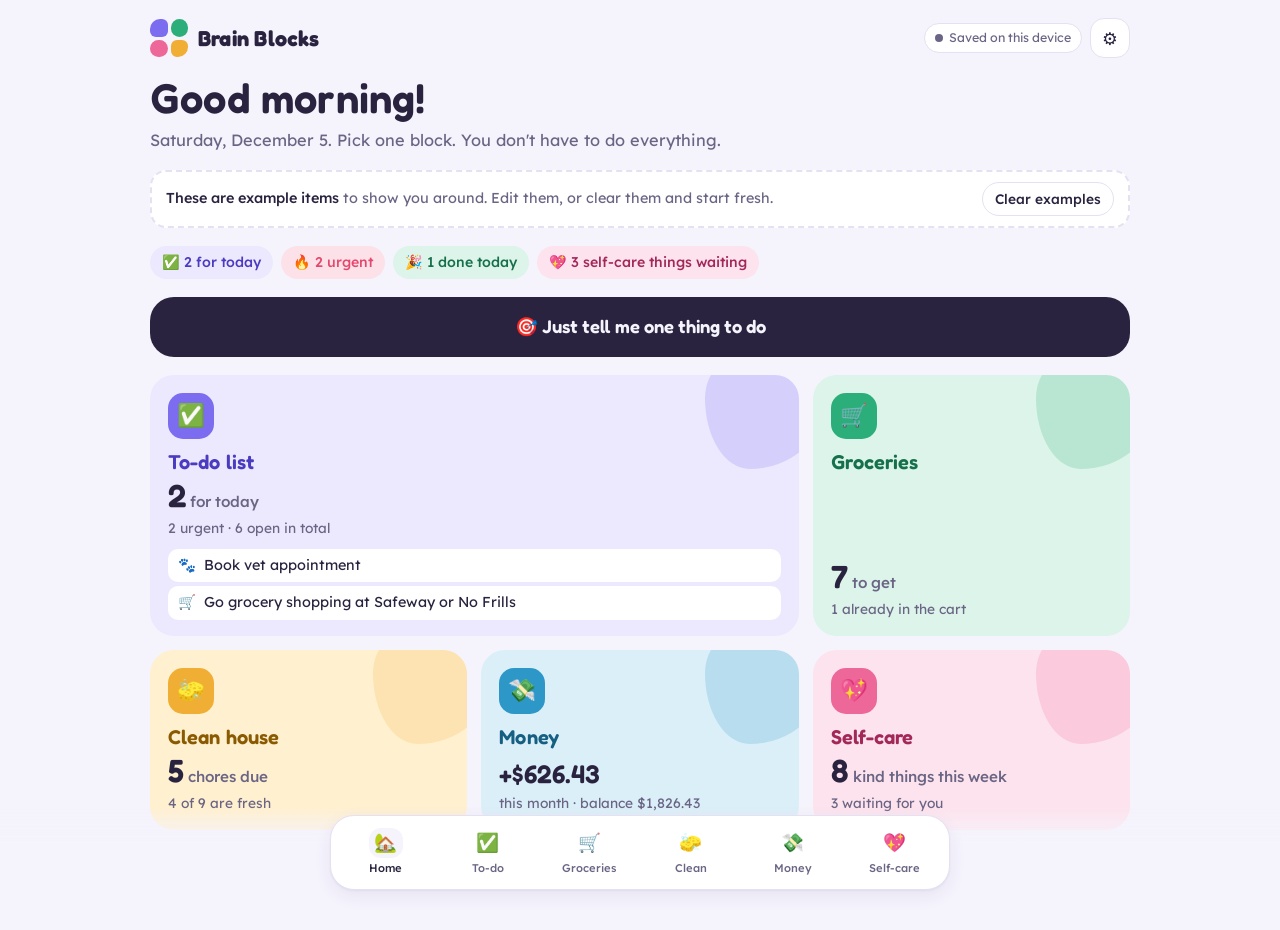
<file: planner/index.html>
<!doctype html>
<html lang="en">
<head>
<meta charset="utf-8">
<meta name="viewport" content="width=device-width, initial-scale=1, viewport-fit=cover">
<style>[hidden]{display:none!important} body{margin:0} img{max-width:100%}</style>
</head>
<body>
<title>Brain Blocks</title>
<meta name="claude:viewport-fit-sides" content="cover">
<link rel="preconnect" href="https://fonts.googleapis.com">
<link rel="preconnect" href="https://fonts.gstatic.com" crossorigin>
<link rel="stylesheet" href="https://fonts.googleapis.com/css2?family=Fredoka:wght@500;600;700&family=Lexend:wght@300;400;500;600&display=swap">
<style>
/* Layout: one calm column (max 980px). Home = a grid of five colour-coded blocks; each block opens its own view. Bottom tab bar for thumbs. */
:root {
  --bg: #F5F3FC;
  --surface: #FFFFFF;
  --surface-2: #FBFAFF;
  --ink: #29233F;
  --muted: #6B6585;
  --line: #E5E1F2;
  --shadow: 0 1px 2px rgba(60, 45, 120, .06), 0 6px 18px rgba(60, 45, 120, .07);

  --tasks: #7B6CF0;   --tasks-soft: #ECE9FE;   --tasks-deep: #4A3BC0;
  --grocery: #2BAE7A; --grocery-soft: #DCF4E9; --grocery-deep: #17704C;
  --clean: #F0AE34;   --clean-soft: #FFF0D0;   --clean-deep: #8A5A00;
  --money: #2D98C8;   --money-soft: #DBEFF8;   --money-deep: #145F82;
  --care: #EE6799;    --care-soft: #FDE3ED;    --care-deep: #A3285A;

  --ok: #2BAE7A; --ok-soft: #DCF4E9;
  --warn: #E59A1A; --warn-soft: #FFF0D0;
  --hot: #E5486E; --hot-soft: #FDE1E8;

  --f-display: "Fredoka", "Nunito", "Trebuchet MS", system-ui, sans-serif;
  --f-body: "Lexend", "Segoe UI", system-ui, -apple-system, sans-serif;

  --r-lg: 24px; --r-md: 16px; --r-sm: 12px;
  --tab-h: 72px;
}
@media (prefers-color-scheme: dark) {
  :root:not([data-theme="light"]) {
    --bg: #16132A; --surface: #211D37; --surface-2: #1C1930; --ink: #F1EEFB; --muted: #A9A3C6; --line: #352F52;
    --shadow: 0 1px 2px rgba(0,0,0,.3), 0 6px 18px rgba(0,0,0,.25);
    --tasks-soft: #2C2754; --tasks-deep: #BDB4FF;
    --grocery-soft: #163A2D; --grocery-deep: #82E2B8;
    --clean-soft: #3D3016; --clean-deep: #FFD47D;
    --money-soft: #15344A; --money-deep: #93D5F3;
    --care-soft: #43203A; --care-deep: #FFA3C6;
    --ok-soft: #163A2D; --warn-soft: #3D3016; --hot-soft: #45202C;
    color-scheme: dark;
  }
}
:root[data-theme="dark"] {
  --bg: #16132A; --surface: #211D37; --surface-2: #1C1930; --ink: #F1EEFB; --muted: #A9A3C6; --line: #352F52;
  --shadow: 0 1px 2px rgba(0,0,0,.3), 0 6px 18px rgba(0,0,0,.25);
  --tasks-soft: #2C2754; --tasks-deep: #BDB4FF;
  --grocery-soft: #163A2D; --grocery-deep: #82E2B8;
  --clean-soft: #3D3016; --clean-deep: #FFD47D;
  --money-soft: #15344A; --money-deep: #93D5F3;
  --care-soft: #43203A; --care-deep: #FFA3C6;
  --ok-soft: #163A2D; --warn-soft: #3D3016; --hot-soft: #45202C;
  color-scheme: dark;
}

* { box-sizing: border-box; }
html, body { background: var(--bg); }
body {
  color: var(--ink);
  font-family: var(--f-body);
  font-size: 16px;
  line-height: 1.5;
  padding-left: max(16px, env(safe-area-inset-left, 0px));
  padding-right: max(16px, env(safe-area-inset-right, 0px));
  padding-block: 0 calc(var(--tab-h) + 28px + env(safe-area-inset-bottom, 0px));
  -webkit-tap-highlight-color: transparent;
}
button, input, select, textarea { font: inherit; color: inherit; }
button { cursor: pointer; }
:focus-visible { outline: 3px solid var(--tasks); outline-offset: 2px; border-radius: 10px; }
h1, h2, h3 { font-family: var(--f-display); font-weight: 600; line-height: 1.15; margin: 0; text-wrap: balance; letter-spacing: .005em; }

.b-tasks   { --c: var(--tasks);   --c-soft: var(--tasks-soft);   --c-deep: var(--tasks-deep); }
.b-grocery { --c: var(--grocery); --c-soft: var(--grocery-soft); --c-deep: var(--grocery-deep); }
.b-clean   { --c: var(--clean);   --c-soft: var(--clean-soft);   --c-deep: var(--clean-deep); }
.b-money   { --c: var(--money);   --c-soft: var(--money-soft);   --c-deep: var(--money-deep); }
.b-care    { --c: var(--care);    --c-soft: var(--care-soft);    --c-deep: var(--care-deep); }

.wrap { max-width: 980px; margin: 0 auto; }

/* Header */
.top { display: flex; align-items: center; justify-content: space-between; gap: 12px; padding-block: 18px 6px; }
.brand { display: flex; align-items: center; gap: 10px; text-decoration: none; color: inherit; }
.brand-mark { width: 38px; height: 38px; display: grid; grid-template-columns: 1fr 1fr; gap: 3px; }
.brand-mark i { border-radius: 7px; display: block; }
.brand-mark i:nth-child(1) { background: var(--tasks); border-radius: 10px 6px 6px 6px; }
.brand-mark i:nth-child(2) { background: var(--grocery); border-radius: 50%; }
.brand-mark i:nth-child(3) { background: var(--care); border-radius: 50%; }
.brand-mark i:nth-child(4) { background: var(--clean); border-radius: 6px 6px 10px 6px; }
.brand-name { font-family: var(--f-display); font-weight: 700; font-size: 1.35rem; letter-spacing: .01em; }
.top-right { display: flex; align-items: center; gap: 8px; }
.sync { font-size: .78rem; color: var(--muted); display: inline-flex; align-items: center; gap: 6px; padding: 5px 10px; border-radius: 999px; background: var(--surface); border: 1px solid var(--line); white-space: nowrap; }
.sync::before { content: ""; width: 8px; height: 8px; border-radius: 50%; background: var(--muted); }
.sync[data-s="cloud"]::before { background: var(--ok); }
.sync[data-s="saving"]::before { background: var(--warn); }
.sync[data-s="error"]::before, .sync[data-s="unreachable"]::before { background: var(--hot); }
.icon-btn { width: 40px; height: 40px; border-radius: 14px; border: 1px solid var(--line); background: var(--surface); display: grid; place-items: center; font-size: 1.1rem; }

/* Views */
.view { display: flex; flex-direction: column; gap: 18px; padding-block: 10px 0; }
.view-head { display: flex; align-items: flex-end; justify-content: space-between; gap: 12px; flex-wrap: wrap; }
.view-head h1 { font-size: clamp(1.7rem, 5vw, 2.3rem); }
.view-head p { margin: 4px 0 0; color: var(--muted); }
.kicker { display: inline-flex; align-items: center; gap: 8px; font-size: .8rem; font-weight: 500; text-transform: uppercase; letter-spacing: .08em; color: var(--c-deep, var(--muted)); }

/* Example banner */
.examples { display: flex; align-items: center; justify-content: space-between; gap: 10px; flex-wrap: wrap; background: var(--surface); border: 2px dashed var(--line); border-radius: var(--r-md); padding: 10px 14px; font-size: .9rem; color: var(--muted); }
.examples strong { color: var(--ink); font-weight: 500; }

/* Home */
.hello h1 { font-size: clamp(1.9rem, 6vw, 2.6rem); }
.hello p { margin: 6px 0 0; color: var(--muted); font-size: 1.02rem; }
.today-strip { display: flex; flex-wrap: wrap; gap: 8px; }
.pill { display: inline-flex; align-items: center; gap: 6px; padding: 6px 12px; border-radius: 999px; background: var(--c-soft, var(--surface)); color: var(--c-deep, var(--ink)); font-size: .88rem; font-weight: 500; border: 0; text-decoration: none; }
.tiles { display: grid; grid-template-columns: repeat(3, minmax(0, 1fr)); gap: 14px; }
.tile { position: relative; overflow: hidden; text-align: left; border: 0; border-radius: var(--r-lg); padding: 18px 18px 16px; background: var(--c-soft); color: var(--ink); display: flex; flex-direction: column; gap: 6px; min-height: 168px; text-decoration: none; transition: transform .15s ease; }
.tile:hover { transform: translateY(-2px); }
.tile:active { transform: scale(.98); }
.tile.span2 { grid-column: span 2; }
.tile-blob { position: absolute; right: -26px; top: -26px; width: 120px; height: 120px; background: var(--c); opacity: .2; border-radius: 42% 58% 63% 37% / 41% 44% 56% 59%; }
.tile-icon { width: 46px; height: 46px; border-radius: 15px; background: var(--c); display: grid; place-items: center; font-size: 1.4rem; position: relative; }
.tile h2 { font-size: 1.25rem; color: var(--c-deep); position: relative; margin-top: 6px; }
.tile .big { font-family: var(--f-display); font-size: 2rem; font-weight: 600; line-height: 1; margin-top: auto; font-variant-numeric: tabular-nums; }
.tile .big small { font-size: .95rem; font-weight: 500; color: var(--muted); margin-left: 4px; font-family: var(--f-body); }
.tile .sub { font-size: .86rem; color: var(--muted); }
.tile-peek { list-style: none; margin: 4px 0 0; padding: 0; display: flex; flex-direction: column; gap: 4px; position: relative; }
.tile-peek li { font-size: .9rem; background: var(--surface); border-radius: 10px; padding: 6px 10px; display: flex; gap: 8px; align-items: center; min-width: 0; }
.tile-peek li span:last-child { overflow: hidden; text-overflow: ellipsis; white-space: nowrap; }

.one-thing-btn { display: flex; align-items: center; justify-content: center; gap: 10px; width: 100%; padding: 16px; border-radius: var(--r-lg); border: 0; background: var(--ink); color: var(--bg); font-family: var(--f-display); font-size: 1.15rem; font-weight: 600; }
.one-thing-btn:hover { filter: brightness(1.1); }

/* Focus card */
.focus { background: var(--surface); border: 3px solid var(--tasks); border-radius: var(--r-lg); padding: 18px; display: flex; flex-direction: column; gap: 12px; box-shadow: var(--shadow); }
.focus .kicker { color: var(--tasks-deep); }
.focus .focus-text { font-family: var(--f-display); font-size: 1.5rem; font-weight: 600; line-height: 1.2; }
.focus-actions { display: flex; gap: 8px; flex-wrap: wrap; }

/* Buttons */
.btn { display: inline-flex; align-items: center; justify-content: center; gap: 6px; min-height: 44px; padding: 0 18px; border-radius: 999px; border: 0; background: var(--c, var(--tasks)); color: #fff; font-weight: 500; white-space: nowrap; }
.b-clean .btn, .btn.on-clean { color: #3A2600; }
.btn:hover { filter: brightness(1.06); }
.btn.ghost { background: var(--surface); color: var(--ink); border: 1px solid var(--line); }
.btn.soft { background: var(--c-soft); color: var(--c-deep); }
.btn.danger { background: var(--hot-soft); color: var(--hot); }
.btn.small { min-height: 34px; padding: 0 12px; font-size: .86rem; }
.link-btn { background: none; border: 0; padding: 4px 6px; color: var(--c-deep, var(--muted)); font-weight: 500; font-size: .88rem; text-decoration: underline; text-underline-offset: 3px; }

/* Add bar */
.addbar { background: var(--surface); border-radius: var(--r-lg); padding: 14px; box-shadow: var(--shadow); display: flex; flex-direction: column; gap: 10px; border: 2px solid var(--c-soft); }
.add-row { display: flex; gap: 8px; }
.add-row input[type="text"], .add-row input[type="number"] { flex: 1; min-width: 0; height: 50px; border-radius: 16px; border: 2px solid var(--line); background: var(--surface-2); padding: 0 16px; font-size: 1.02rem; }
.add-row input:focus { border-color: var(--c); outline: none; }
.add-row .btn { height: 50px; border-radius: 16px; font-size: 1.02rem; padding: 0 20px; }
.add-opts { display: flex; flex-wrap: wrap; gap: 8px; align-items: center; }
.add-opts .lbl { font-size: .8rem; color: var(--muted); }
.hint { font-size: .82rem; color: var(--muted); }

/* Segmented + chips */
.seg { display: inline-flex; background: var(--surface-2); border: 1px solid var(--line); border-radius: 999px; padding: 3px; gap: 2px; flex-wrap: wrap; }
.seg button { border: 0; background: transparent; border-radius: 999px; padding: 6px 12px; font-size: .86rem; color: var(--muted); font-weight: 500; min-height: 34px; }
.seg button[aria-pressed="true"] { background: var(--c, var(--tasks)); color: #fff; }
.b-clean .seg button[aria-pressed="true"] { color: #3A2600; }
.chips { display: flex; gap: 8px; overflow-x: auto; padding-bottom: 4px; scrollbar-width: thin; }
.chip { flex: none; border: 2px solid var(--line); background: var(--surface); color: var(--ink); border-radius: 999px; padding: 6px 14px; font-size: .9rem; font-weight: 500; min-height: 38px; display: inline-flex; align-items: center; gap: 6px; }
.chip[aria-pressed="true"] { border-color: var(--c); background: var(--c-soft); color: var(--c-deep); }
.chip .n { font-size: .75rem; background: var(--bg); border-radius: 999px; padding: 1px 7px; color: var(--muted); font-variant-numeric: tabular-nums; }
.chip[aria-pressed="true"] .n { background: var(--surface); color: var(--c-deep); }
.chip.hot[aria-pressed="true"] { border-color: var(--hot); background: var(--hot-soft); color: var(--hot); }
select.chip-select { appearance: none; -webkit-appearance: none; border: 2px solid var(--c-soft); background: var(--c-soft); color: var(--c-deep); border-radius: 999px; padding: 6px 30px 6px 12px; font-size: .88rem; font-weight: 500; min-height: 36px; max-width: 100%;
  background-image: linear-gradient(45deg, transparent 50%, currentColor 50%), linear-gradient(135deg, currentColor 50%, transparent 50%);
  background-position: calc(100% - 16px) 55%, calc(100% - 11px) 55%; background-size: 5px 5px; background-repeat: no-repeat; }
.toggle { border: 2px solid var(--line); background: var(--surface); border-radius: 999px; padding: 6px 12px; font-size: .86rem; font-weight: 500; min-height: 36px; color: var(--muted); }
.toggle[aria-pressed="true"] { background: var(--hot-soft); border-color: var(--hot); color: var(--hot); }

.controls { display: flex; flex-direction: column; gap: 10px; }
.controls-row { display: flex; gap: 10px; flex-wrap: wrap; align-items: center; justify-content: space-between; }

/* Lists */
.group { display: flex; flex-direction: column; gap: 8px; }
.group-head { display: flex; align-items: center; gap: 8px; font-family: var(--f-display); font-weight: 600; font-size: 1.05rem; padding: 0 4px; }
.group-head .count { font-family: var(--f-body); font-size: .78rem; color: var(--muted); font-weight: 400; background: var(--surface); border-radius: 999px; padding: 1px 8px; border: 1px solid var(--line); }
.list { list-style: none; margin: 0; padding: 0; display: flex; flex-direction: column; gap: 8px; }
.item { display: flex; align-items: center; gap: 12px; background: var(--surface); border-radius: var(--r-md); padding: 10px 10px 10px 12px; box-shadow: var(--shadow); min-height: 60px; }
.item.urgent { box-shadow: var(--shadow), inset 0 0 0 2px var(--hot); }
.item.done { opacity: .6; box-shadow: none; background: var(--surface-2); }
.item.done .item-text { text-decoration: line-through; text-decoration-thickness: 2px; text-decoration-color: var(--muted); }
.check { flex: none; width: 34px; height: 34px; border-radius: 50%; border: 3px solid var(--c, var(--tasks)); background: transparent; display: grid; place-items: center; transition: transform .15s ease, background .15s ease; padding: 0; }
.check:hover { background: var(--c-soft); }
.check:active { transform: scale(.85); }
.check svg { width: 18px; height: 18px; opacity: 0; }
.done .check, .check[aria-checked="true"] { background: var(--c); }
.done .check svg, .check[aria-checked="true"] svg { opacity: 1; }
.check svg path { stroke: #fff; }
.b-clean .check svg path { stroke: #3A2600; }
.item-main { flex: 1; min-width: 0; display: flex; flex-direction: column; gap: 4px; background: none; border: 0; text-align: left; padding: 2px 0; }
.item-text { font-size: 1rem; overflow-wrap: anywhere; }
.meta { display: flex; flex-wrap: wrap; gap: 6px; }
.tag { font-size: .74rem; font-weight: 500; padding: 2px 8px; border-radius: 999px; background: var(--c-soft); color: var(--c-deep); white-space: nowrap; }
.tag.hot { background: var(--hot-soft); color: var(--hot); }
.tag.warn { background: var(--warn-soft); color: var(--clean-deep); }
.tag.ok { background: var(--ok-soft); color: var(--grocery-deep); }
.tag.plain { background: var(--bg); color: var(--muted); }
.more { flex: none; width: 38px; height: 38px; border-radius: 12px; border: 0; background: transparent; color: var(--muted); font-size: 1.2rem; display: grid; place-items: center; }
.more:hover { background: var(--bg); }
.empty { text-align: center; padding: 28px 16px; color: var(--muted); background: var(--surface); border-radius: var(--r-lg); border: 2px dashed var(--line); }
.empty .em-big { font-size: 2rem; display: block; margin-bottom: 4px; }
details.done-box { background: transparent; }
details.done-box summary { cursor: pointer; list-style: none; display: flex; align-items: center; justify-content: space-between; gap: 8px; padding: 8px 4px; color: var(--muted); font-weight: 500; }
details.done-box summary::-webkit-details-marker { display: none; }
details.done-box summary .caret { display: inline-block; transition: transform .15s; }
details.done-box[open] summary .caret { transform: rotate(90deg); }
details.done-box .list { margin-top: 6px; }

/* Rooms */
.rooms { display: grid; grid-template-columns: repeat(2, minmax(0, 1fr)); gap: 14px; }
.room { background: var(--surface-2); border: 1px solid var(--line); border-radius: var(--r-lg); padding: 14px; display: flex; flex-direction: column; gap: 10px; min-width: 0; }
.room-head { display: flex; align-items: center; justify-content: space-between; gap: 8px; }
.room-head h3 { font-size: 1.1rem; display: flex; gap: 8px; align-items: center; }
.bar { height: 10px; border-radius: 999px; background: var(--c-soft); overflow: hidden; }
.bar > i { display: block; height: 100%; border-radius: 999px; background: var(--c); transition: width .4s ease; }
.progress-card { background: var(--surface); border-radius: var(--r-lg); padding: 16px; box-shadow: var(--shadow); display: flex; flex-direction: column; gap: 10px; }
.progress-card .row { display: flex; justify-content: space-between; align-items: baseline; gap: 8px; }
.progress-card .pct { font-family: var(--f-display); font-size: 1.6rem; font-weight: 600; font-variant-numeric: tabular-nums; }

/* Money */
.money-top { display: grid; grid-template-columns: 1.3fr 1fr 1fr 1fr; gap: 12px; }
.stat { background: var(--surface); border-radius: var(--r-md); padding: 14px; box-shadow: var(--shadow); display: flex; flex-direction: column; gap: 4px; min-width: 0; }
.stat.hero { background: var(--money-soft); box-shadow: none; }
.stat .lbl { font-size: .74rem; text-transform: uppercase; letter-spacing: .08em; color: var(--muted); font-weight: 500; }
.stat .val { font-family: var(--f-display); font-weight: 600; font-size: 1.45rem; font-variant-numeric: tabular-nums; overflow-wrap: anywhere; }
.stat.hero .val { font-size: 1.9rem; color: var(--money-deep); }
.stat .val.pos { color: var(--grocery-deep); }
.stat .val.neg { color: var(--hot); }
.month-nav { display: inline-flex; align-items: center; gap: 6px; background: var(--surface); border: 1px solid var(--line); border-radius: 999px; padding: 4px; }
.month-nav button { width: 34px; height: 34px; border-radius: 50%; border: 0; background: var(--bg); font-size: 1rem; }
.month-nav span { font-family: var(--f-display); font-weight: 600; min-width: 128px; text-align: center; }
.money-grid { display: grid; grid-template-columns: minmax(0, 1.5fr) minmax(0, 1fr); gap: 16px; align-items: start; }
.panel { background: var(--surface); border-radius: var(--r-lg); padding: 16px; box-shadow: var(--shadow); display: flex; flex-direction: column; gap: 12px; min-width: 0; }
.panel h3 { font-size: 1.1rem; }
.amt { font-family: var(--f-display); font-weight: 600; font-variant-numeric: tabular-nums; white-space: nowrap; }
.amt.in { color: var(--grocery-deep); }
.amt.out { color: var(--ink); }
.cat-bars { display: flex; flex-direction: column; gap: 10px; }
.cat-bar .row { display: flex; justify-content: space-between; gap: 8px; font-size: .9rem; }
.cat-bar .row .v { font-variant-numeric: tabular-nums; color: var(--muted); }
.cat-bar .track { height: 12px; margin-top: 4px; border-radius: 4px; background: var(--bg); overflow: hidden; }
.cat-bar .track i { display: block; height: 100%; background: var(--money); border-radius: 0 4px 4px 0; min-width: 4px; }
.day-label { font-size: .8rem; color: var(--muted); font-weight: 500; padding: 4px 4px 0; }
.money-add { display: grid; grid-template-columns: minmax(0, 2fr) minmax(0, 1fr); gap: 8px; }
.money-add input { height: 50px; border-radius: 16px; border: 2px solid var(--line); background: var(--surface-2); padding: 0 14px; min-width: 0; width: 100%; font-size: 1rem; }
.money-add input:focus { border-color: var(--money); outline: none; }

/* Care */
.care-grid { display: grid; grid-template-columns: repeat(3, minmax(0, 1fr)); gap: 14px; }
.care-card { background: var(--surface); border-radius: var(--r-lg); padding: 16px; box-shadow: var(--shadow); display: flex; flex-direction: column; gap: 10px; min-width: 0; position: relative; }
.care-card .care-top { display: flex; justify-content: space-between; align-items: flex-start; gap: 8px; }
.care-emoji { width: 48px; height: 48px; border-radius: 50% 50% 50% 14px; background: var(--care-soft); display: grid; place-items: center; font-size: 1.5rem; flex: none; }
.care-card h3 { font-size: 1.08rem; overflow-wrap: anywhere; }
.care-card .when { font-size: .84rem; color: var(--muted); }
.dots { display: flex; gap: 6px; align-items: center; }
.dots i { width: 14px; height: 14px; border-radius: 50%; background: var(--bg); border: 2px solid var(--line); display: block; }
.dots i.on { background: var(--care); border-color: var(--care); }
.dots .dl { font-size: .72rem; color: var(--muted); margin-left: 4px; }
.status { font-size: .76rem; font-weight: 600; padding: 3px 10px; border-radius: 999px; white-space: nowrap; }
.status.fresh { background: var(--ok-soft); color: var(--grocery-deep); }
.status.soon { background: var(--warn-soft); color: var(--clean-deep); }
.status.due { background: var(--hot-soft); color: var(--hot); }
.did-btn { margin-top: auto; }

/* Tab bar */
.tabbar { position: fixed; left: 0; right: 0; bottom: 0; z-index: 30; display: flex; justify-content: center;
  padding: 8px max(10px, env(safe-area-inset-right, 0px)) calc(10px + env(safe-area-inset-bottom, 0px)) max(10px, env(safe-area-inset-left, 0px));
  background: linear-gradient(to top, var(--bg) 60%, transparent); pointer-events: none; }
.tabbar-inner { pointer-events: auto; display: flex; gap: 4px; background: var(--surface); border: 1px solid var(--line); box-shadow: var(--shadow); border-radius: 24px; padding: 6px; width: 100%; max-width: 620px; }
.tab { flex: 1; min-width: 0; display: flex; flex-direction: column; align-items: center; gap: 2px; padding: 6px 2px; border-radius: 18px; text-decoration: none; color: var(--muted); font-size: .7rem; font-weight: 500; }
.tab .ti { width: 34px; height: 30px; border-radius: 12px; display: grid; place-items: center; font-size: 1.15rem; transition: background .15s; }
.tab[aria-current="page"] { color: var(--c-deep, var(--ink)); }
.tab[aria-current="page"] .ti { background: var(--c-soft, var(--bg)); }
.tab span:last-child { white-space: nowrap; overflow: hidden; text-overflow: ellipsis; max-width: 100%; }

/* Sheet */
.sheet-wrap { position: fixed; inset: 0; z-index: 50; background: rgba(20, 16, 40, .45); display: flex; align-items: flex-end; justify-content: center; padding: 0 max(0px, env(safe-area-inset-right, 0px)) 0 max(0px, env(safe-area-inset-left, 0px)); }
.sheet { width: 100%; max-width: 560px; max-height: 90%; overflow-y: auto; background: var(--surface); border-radius: 28px 28px 0 0; padding: 10px 20px calc(20px + env(safe-area-inset-bottom, 0px)); display: flex; flex-direction: column; gap: 14px; animation: up .22s ease; }
.sheet-grab { width: 44px; height: 5px; border-radius: 999px; background: var(--line); margin: 0 auto 4px; }
.sheet h2 { font-size: 1.35rem; }
.field { display: flex; flex-direction: column; gap: 6px; }
.field > label, .field > .flabel { font-size: .82rem; font-weight: 500; color: var(--muted); }
.field input, .field select, .field textarea { height: 48px; border-radius: 14px; border: 2px solid var(--line); background: var(--surface-2); padding: 0 14px; font-size: 1rem; width: 100%; }
.field input:focus, .field select:focus { outline: none; border-color: var(--c, var(--tasks)); }
.sheet-actions { display: flex; gap: 8px; justify-content: space-between; flex-wrap: wrap; padding-top: 4px; }
.sheet-actions .right { display: flex; gap: 8px; }
.sheet p { margin: 0; color: var(--muted); }
.menu-list { display: flex; flex-direction: column; gap: 8px; }
.menu-list .btn { justify-content: flex-start; width: 100%; border-radius: 16px; min-height: 52px; }
@keyframes up { from { transform: translateY(30px); opacity: 0; } to { transform: none; opacity: 1; } }

/* Toast */
.toast { position: fixed; left: 50%; transform: translateX(-50%); bottom: calc(var(--tab-h) + 26px + env(safe-area-inset-bottom, 0px)); z-index: 60; background: var(--ink); color: var(--bg); padding: 10px 12px 10px 18px; border-radius: 999px; display: flex; align-items: center; gap: 12px; font-weight: 500; box-shadow: var(--shadow); max-width: calc(100% - 32px); animation: up .2s ease; }
.toast button { background: var(--bg); color: var(--ink); border: 0; border-radius: 999px; padding: 6px 14px; font-weight: 600; }

/* Confetti */
.pop { position: fixed; width: 10px; height: 10px; border-radius: 50%; pointer-events: none; z-index: 70; animation: pop .7s ease-out forwards; }
@keyframes pop { from { transform: translate(0,0) scale(1); opacity: 1; } to { transform: translate(var(--dx), var(--dy)) scale(.4); opacity: 0; } }

@media (max-width: 760px) {
  .tiles { grid-template-columns: repeat(2, minmax(0, 1fr)); }
  .tile.span2 { grid-column: span 2; }
  .tile { min-height: 150px; }
  .rooms { grid-template-columns: minmax(0, 1fr); }
  .money-top { grid-template-columns: repeat(3, minmax(0, 1fr)); }
  .money-top .stat.hero { grid-column: 1 / -1; }
  .money-grid { grid-template-columns: minmax(0, 1fr); }
  .care-grid { grid-template-columns: repeat(2, minmax(0, 1fr)); }
}
@media (max-width: 460px) {
  .care-grid { grid-template-columns: minmax(0, 1fr); }
  .stat .val { font-size: 1.15rem; }
  .add-row .btn { padding: 0 16px; }
  .brand-name { font-size: 1.15rem; }
  .sync { display: none; }
  .money-add { grid-template-columns: minmax(0, 1fr); }
}
@media (prefers-reduced-motion: reduce) {
  *, *::before, *::after { animation: none !important; transition: none !important; }
}
</style>

<div class="wrap">
  <header class="top">
    <a class="brand" href="#home" aria-label="Brain Blocks home">
      <span class="brand-mark" aria-hidden="true"><i></i><i></i><i></i><i></i></span>
      <span class="brand-name">Brain Blocks</span>
    </a>
    <div class="top-right">
      <span class="sync" id="sync" data-s="local">Saved on this device</span>
      <button class="icon-btn" id="menuBtn" type="button" aria-label="Backup and settings">⚙️</button>
    </div>
  </header>
  <main id="view" class="view" aria-live="polite"></main>
</div>

<nav class="tabbar" aria-label="Blocks">
  <div class="tabbar-inner" id="tabbar"></div>
</nav>

<div class="sheet-wrap" id="sheetWrap" hidden>
  <div class="sheet" id="sheet" role="dialog" aria-modal="true" aria-labelledby="sheetTitle"></div>
</div>
<div class="toast" id="toast" role="status" hidden></div>

<script>
(() => {
'use strict';

/* ---------- small helpers ---------- */
const $ = (s, el = document) => el.querySelector(s);
const esc = s => String(s ?? '').replace(/[&<>"']/g, c => ({ '&': '&amp;', '<': '&lt;', '>': '&gt;', '"': '&quot;', "'": '&#39;' }[c]));
const uid = () => Math.random().toString(36).slice(2, 9) + Date.now().toString(36).slice(-4);
const pad = n => String(n).padStart(2, '0');
const ymd = (d = new Date()) => `${d.getFullYear()}-${pad(d.getMonth() + 1)}-${pad(d.getDate())}`;
const parseYmd = s => { const [y, m, d] = String(s).split('-').map(Number); return new Date(y, (m || 1) - 1, d || 1); };
const daysBetween = (a, b) => Math.round((parseYmd(b) - parseYmd(a)) / 86400000);
const addDays = (s, n) => { const d = parseYmd(s); d.setDate(d.getDate() + n); return ymd(d); };
const today = () => ymd();
const money = (n, sign = false) => {
  const v = Number(n) || 0;
  const s = Math.abs(v).toLocaleString('en-CA', { style: 'currency', currency: 'CAD', minimumFractionDigits: 2 });
  return (v < 0 ? '−' : (sign && v > 0 ? '+' : '')) + s;
};
const ago = s => {
  if (!s) return 'Not yet';
  const n = daysBetween(s, today());
  if (n <= 0) return 'Today';
  if (n === 1) return 'Yesterday';
  if (n < 14) return `${n} days ago`;
  if (n < 60) return `${Math.round(n / 7)} weeks ago`;
  return `${Math.round(n / 30)} months ago`;
};
const kwRegex = list => list.map(k => ({ k, re: new RegExp('\\b' + k.replace(/[.*+?^${}()|[\]\\]/g, '\\$&') + '(s|es)?\\b', 'i') }));
const CHECK_SVG = '<svg viewBox="0 0 20 20" aria-hidden="true"><path d="M4.5 10.5l3.5 3.5 7.5-8" fill="none" stroke-width="3" stroke-linecap="round" stroke-linejoin="round"/></svg>';

/* ---------- categories + auto-detect ---------- */
const TASK_CATS = [
  { id: 'errands', label: 'Errands & shopping', e: '🛒', kw: ['safeway', 'no frills', 'nofrills', 'grocery', 'groceries', 'grocer', 'shopping', 'costco', 'walmart', 'loblaws', 'sobeys', 'shoppers', 'pharmacy', 'pick up', 'drop off', 'return', 'post office', 'buy', 'store', 'mall', 'errand', 'canadian tire', 'ikea'] },
  { id: 'pets', label: 'Pets', e: '🐾', kw: ['vet', 'veterinarian', 'dog', 'cat', 'puppy', 'kitten', 'pet', 'litter', 'kibble', 'groomer', 'grooming', 'flea'] },
  { id: 'health', label: 'Health', e: '🩺', kw: ['bloodwork', 'blood work', 'blood test', 'doctor', 'dentist', 'clinic', 'prescription', 'refill', 'meds', 'medication', 'therapy', 'therapist', 'physio', 'eye exam', 'optometrist', 'vaccine', 'checkup', 'check-up', 'appointment', 'pap', 'x-ray', 'ultrasound'] },
  { id: 'fitness', label: 'Movement', e: '🧘', kw: ['yoga', 'gym', 'pilates', 'run', 'jog', 'walk', 'workout', 'swim', 'bike', 'spin', 'stretch', 'dance', 'hike', 'class', 'barre'] },
  { id: 'social', label: 'Social', e: '💬', kw: ['call', 'friend', 'text', 'meet', 'meet up', 'catch up', 'coffee with', 'birthday', 'mom', 'dad', 'sister', 'brother', 'family', 'visit', 'hang out', 'dinner with', 'lunch with', 'party', 'socialize', 'facetime', 'date'] },
  { id: 'admin', label: 'Admin & forms', e: '📄', kw: ['form', 'submit', 'email', 'bill', 'pay', 'tax', 'taxes', 'insurance', 'renew', 'paperwork', 'apply', 'application', 'sign', 'bank', 'cancel', 'book', 'schedule', 'print', 'passport', 'license', 'reply', 'claim'] },
  { id: 'home', label: 'Home', e: '🏠', kw: ['clean', 'laundry', 'fix', 'repair', 'plant', 'water plants', 'dishes', 'tidy', 'organize', 'declutter', 'trash', 'garbage', 'recycling', 'vacuum', 'cook', 'meal prep'] },
  { id: 'work', label: 'Work & study', e: '💼', kw: ['work', 'meeting', 'report', 'study', 'homework', 'assignment', 'project', 'deadline', 'client', 'portfolio', 'resume', 'interview'] },
  { id: 'other', label: 'Other', e: '✨', kw: [] }
].map(c => ({ ...c, rx: kwRegex(c.kw) }));

const AISLES = [
  { id: 'produce', label: 'Produce', e: '🥦', kw: ['apple', 'banana', 'berry', 'berries', 'strawberry', 'strawberries', 'blueberry', 'blueberries', 'raspberry', 'raspberries', 'grape', 'orange', 'lemon', 'lime', 'avocado', 'tomato', 'tomatoes', 'potato', 'potatoes', 'sweet potato', 'onion', 'green onion', 'garlic', 'carrot', 'lettuce', 'spinach', 'kale', 'cucumber', 'pepper', 'bell pepper', 'broccoli', 'cauliflower', 'celery', 'mushroom', 'zucchini', 'squash', 'ginger', 'herb', 'cilantro', 'parsley', 'basil', 'mint', 'salad', 'fruit', 'veggie', 'veggies', 'vegetable', 'mango', 'pineapple', 'peach', 'pear', 'melon', 'watermelon', 'corn', 'cabbage', 'arugula', 'kiwi', 'cherry', 'cherries', 'plum', 'asparagus', 'beet', 'radish', 'eggplant', 'leek', 'jalapeno'] },
  { id: 'bakery', label: 'Bakery', e: '🥖', kw: ['bread', 'bagel', 'bun', 'tortilla', 'wrap', 'croissant', 'muffin', 'pita', 'baguette', 'cake', 'naan', 'sourdough', 'english muffin', 'roll'] },
  { id: 'meat', label: 'Meat, fish & tofu', e: '🍗', kw: ['chicken', 'chicken breast', 'chicken thigh', 'beef', 'ground beef', 'ground turkey', 'pork', 'turkey', 'bacon', 'sausage', 'ham', 'salmon', 'fish', 'shrimp', 'steak', 'tofu', 'tempeh', 'lamb', 'deli meat', 'cod', 'tilapia'] },
  { id: 'dairy', label: 'Dairy & eggs', e: '🥛', kw: ['milk', 'egg', 'eggs', 'cheese', 'yogurt', 'yoghurt', 'greek yogurt', 'butter', 'cream', 'sour cream', 'cottage cheese', 'cream cheese', 'oat milk', 'almond milk', 'soy milk', 'kefir', 'mozzarella', 'cheddar', 'parmesan', 'feta', 'half and half', 'creamer'] },
  { id: 'frozen', label: 'Frozen', e: '🧊', kw: ['frozen', 'ice cream', 'frozen pizza', 'fries', 'popsicle', 'ice', 'frozen berries', 'frozen veggies', 'waffles', 'perogies', 'dumplings'] },
  { id: 'pantry', label: 'Pantry', e: '🥫', kw: ['rice', 'pasta', 'spaghetti', 'noodle', 'flour', 'sugar', 'oil', 'olive oil', 'vinegar', 'sauce', 'pasta sauce', 'soy sauce', 'bean', 'beans', 'chickpeas', 'lentil', 'canned', 'tuna', 'soup', 'cereal', 'oats', 'oatmeal', 'peanut butter', 'almond butter', 'jam', 'honey', 'spice', 'salt', 'coffee', 'tea', 'broth', 'stock', 'ketchup', 'mustard', 'mayo', 'mayonnaise', 'syrup', 'maple syrup', 'quinoa', 'baking soda', 'baking powder', 'vanilla', 'cinnamon', 'salsa', 'hot sauce', 'nutella', 'protein powder'] },
  { id: 'snacks', label: 'Snacks', e: '🍪', kw: ['chips', 'crackers', 'cookie', 'chocolate', 'candy', 'popcorn', 'nuts', 'almonds', 'granola', 'granola bar', 'pretzel', 'snack', 'gum', 'trail mix', 'rice cakes', 'hummus'] },
  { id: 'drinks', label: 'Drinks', e: '🧃', kw: ['juice', 'orange juice', 'water', 'sparkling water', 'soda', 'pop', 'kombucha', 'wine', 'beer', 'coke', 'la croix', 'bubly', 'gatorade', 'energy drink', 'cider'] },
  { id: 'household', label: 'Household', e: '🧻', kw: ['paper towel', 'paper towels', 'toilet paper', 'tissue', 'tissues', 'dish soap', 'dishwasher pods', 'detergent', 'laundry detergent', 'garbage bag', 'garbage bags', 'trash bag', 'sponge', 'foil', 'plastic wrap', 'cleaner', 'bleach', 'ziploc', 'battery', 'batteries', 'light bulb', 'dryer sheets', 'candle'] },
  { id: 'personal', label: 'Personal care', e: '🧴', kw: ['shampoo', 'conditioner', 'soap', 'toothpaste', 'toothbrush', 'deodorant', 'floss', 'lotion', 'razor', 'sunscreen', 'tampon', 'pads', 'face wash', 'body wash', 'cotton pads', 'q-tips', 'vitamins', 'advil', 'tylenol', 'face mask', 'moisturizer', 'lip balm'] },
  { id: 'pet', label: 'Pet', e: '🐾', kw: ['dog food', 'cat food', 'kibble', 'litter', 'cat litter', 'pet food', 'dog treats', 'cat treats', 'poop bags'] },
  { id: 'other', label: 'Other', e: '🛍️', kw: [] }
].map(c => ({ ...c, rx: kwRegex(c.kw) }));

const STORES = ['Any store', 'Safeway', 'No Frills', 'Costco', 'Shoppers'];

const ROOMS = [
  { id: 'kitchen', label: 'Kitchen', e: '🍳', kw: ['kitchen', 'dishes', 'dishwasher', 'fridge', 'stove', 'oven', 'counter', 'counters', 'microwave', 'pantry', 'cupboard', 'toaster'] },
  { id: 'bathroom', label: 'Bathroom', e: '🛁', kw: ['bathroom', 'toilet', 'shower', 'tub', 'bathtub', 'mirror', 'sink', 'tiles', 'towel rack'] },
  { id: 'bedroom', label: 'Bedroom', e: '🛏️', kw: ['bedroom', 'sheets', 'bed', 'make bed', 'closet', 'pillow', 'dresser', 'nightstand', 'wardrobe'] },
  { id: 'living', label: 'Living room', e: '🛋️', kw: ['living room', 'couch', 'sofa', 'tv', 'coffee table', 'cushion', 'blanket', 'bookshelf', 'rug'] },
  { id: 'laundry', label: 'Laundry', e: '🧺', kw: ['laundry', 'wash clothes', 'fold', 'folding', 'iron', 'towels', 'clothes', 'hamper', 'dryer'] },
  { id: 'entry', label: 'Entry & outside', e: '🚪', kw: ['entry', 'entryway', 'shoes', 'door', 'porch', 'balcony', 'garbage', 'recycling', 'trash', 'compost', 'car', 'yard'] },
  { id: 'whole', label: 'Whole home', e: '🏡', kw: ['vacuum', 'mop', 'dust', 'sweep', 'floor', 'floors', 'window', 'windows', 'declutter', 'baseboard', 'plants', 'water plants'] }
].map(c => ({ ...c, rx: kwRegex(c.kw) }));
const FREQS = [{ id: 'daily', label: 'Daily', days: 1 }, { id: 'weekly', label: 'Weekly', days: 7 }, { id: 'monthly', label: 'Monthly', days: 30 }, { id: 'once', label: 'Once', days: 0 }];

const MONEY_CATS = [
  { id: 'income', label: 'Income', e: '💰', kw: ['paycheque', 'paycheck', 'pay', 'salary', 'payroll', 'refund', 'deposit', 'income', 'freelance', 'e-transfer from', 'transfer from', 'cashback', 'reimbursement', 'gst credit'] },
  { id: 'groceries', label: 'Groceries', e: '🛒', kw: ['safeway', 'no frills', 'nofrills', 'grocery', 'groceries', 'costco', 'loblaws', 'sobeys', 'metro', 'food basics', 'freshco', 'walmart', 'superstore', 'farm boy', 'whole foods', 'save on foods', 'save-on-foods', 't&t'] },
  { id: 'eating', label: 'Eating out', e: '🍜', kw: ['restaurant', 'coffee', 'cafe', 'starbucks', 'tim hortons', 'tims', 'uber eats', 'doordash', 'skip the dishes', 'skipthedishes', 'takeout', 'lunch', 'dinner', 'brunch', 'pizza', 'sushi', 'bar', 'pub', 'mcdonalds', 'bubble tea'] },
  { id: 'bills', label: 'Rent & bills', e: '🏠', kw: ['rent', 'hydro', 'internet', 'phone', 'phone bill', 'bill', 'utilities', 'insurance', 'mortgage', 'rogers', 'bell', 'telus', 'fido', 'koodo', 'freedom', 'enbridge', 'fortis', 'bc hydro', 'tenant insurance'] },
  { id: 'transport', label: 'Transport', e: '🚌', kw: ['gas', 'presto', 'compass', 'uber', 'lyft', 'transit', 'bus', 'parking', 'taxi', 'car', 'go train', 'via rail', 'car insurance', 'oil change', 'evo', 'modo'] },
  { id: 'pets', label: 'Pets', e: '🐾', kw: ['vet', 'pet', 'dog', 'cat', 'petsmart', 'pet valu', 'kibble', 'litter', 'groomer'] },
  { id: 'health', label: 'Health', e: '🩺', kw: ['pharmacy', 'shoppers', 'shoppers drug mart', 'rexall', 'doctor', 'dentist', 'therapy', 'therapist', 'meds', 'prescription', 'physio', 'bloodwork', 'optometrist', 'glasses'] },
  { id: 'selfcare', label: 'Self-care', e: '💅', kw: ['yoga', 'massage', 'spa', 'nails', 'hair', 'haircut', 'facial', 'gym', 'class', 'pilates', 'skincare', 'sephora', 'lululemon'] },
  { id: 'subs', label: 'Subscriptions', e: '📺', kw: ['netflix', 'spotify', 'disney', 'subscription', 'apple', 'icloud', 'prime', 'amazon prime', 'crave', 'youtube', 'patreon', 'adobe', 'chatgpt', 'claude'] },
  { id: 'shopping', label: 'Shopping', e: '🛍️', kw: ['amazon', 'clothes', 'winners', 'target', 'shoes', 'store', 'ikea', 'homesense', 'canadian tire', 'aritzia', 'zara', 'uniqlo', 'dollarama', 'indigo', 'gift'] },
  { id: 'savings', label: 'Savings', e: '🐷', kw: ['savings', 'tfsa', 'rrsp', 'fhsa', 'invest', 'transfer to savings'] },
  { id: 'other', label: 'Other', e: '✨', kw: [] }
].map(c => ({ ...c, rx: kwRegex(c.kw) }));

const CARE_KINDS = [
  { id: 'pamper', label: 'Pamper', e: '🧖' },
  { id: 'body', label: 'Body', e: '🌱' },
  { id: 'mind', label: 'Mind', e: '🧠' },
  { id: 'social', label: 'Social', e: '🫶' }
];
const CARE_EVERY = [{ v: 1, label: 'Every day' }, { v: 2, label: 'Every 2 days' }, { v: 3, label: 'Every 3 days' }, { v: 7, label: 'Every week' }, { v: 14, label: 'Every 2 weeks' }, { v: 30, label: 'Every month' }];
const CARE_IDEAS = [
  { text: 'Soak in the tub', kind: 'pamper', every: 7, e: '🛁' },
  { text: 'Massage', kind: 'pamper', every: 14, e: '💆' },
  { text: 'Facial or face mask', kind: 'pamper', every: 7, e: '🧖' },
  { text: 'Meet up with a friend', kind: 'social', every: 7, e: '☕' },
  { text: 'Call someone I love', kind: 'social', every: 7, e: '📞' },
  { text: 'Walk outside', kind: 'body', every: 2, e: '🌳' },
  { text: 'Stretch for 5 minutes', kind: 'body', every: 1, e: '🤸' },
  { text: 'Drink a big glass of water', kind: 'body', every: 1, e: '💧' },
  { text: 'Take my meds / vitamins', kind: 'body', every: 1, e: '💊' },
  { text: 'Eat a real meal', kind: 'body', every: 1, e: '🥗' },
  { text: 'Brain dump in a journal', kind: 'mind', every: 3, e: '📓' },
  { text: '10 quiet minutes, no phone', kind: 'mind', every: 2, e: '🌙' },
  { text: 'Do something creative', kind: 'mind', every: 7, e: '🎨' },
  { text: 'Go to bed on time', kind: 'body', every: 1, e: '😴' }
];

function detect(text, cats, longest) {
  const t = String(text || '').toLowerCase();
  let best = null, bestLen = 0;
  for (const c of cats) {
    for (const { k, re } of c.rx) {
      if (re.test(t)) {
        if (!longest) return c.id;
        if (k.length > bestLen) { best = c.id; bestLen = k.length; }
      }
    }
  }
  return best || cats[cats.length - 1].id;
}
const detectTask = t => detect(t, TASK_CATS, false);
const detectAisle = t => detect(t, AISLES, true);
const detectRoom = t => detect(t, ROOMS, false);
const detectMoney = t => detect(t, MONEY_CATS, true);
const detectStore = t => { const s = t.toLowerCase(); return s.includes('safeway') ? 'Safeway' : (s.includes('no frills') || s.includes('nofrills')) ? 'No Frills' : s.includes('costco') ? 'Costco' : null; };
const byId = (list, id) => list.find(x => x.id === id) || list[list.length - 1];
const careEmoji = c => c.e || (CARE_IDEAS.find(i => i.text.toLowerCase() === c.text.toLowerCase()) || {}).e || byId(CARE_KINDS, c.kind).e;

/* ---------- examples (only shown until real data exists) ---------- */
function examples(k) {
  const t = today();
  const ex = o => ({ id: uid(), ex: true, ...o });
  switch (k) {
    case 'tasks': return { items: [
      ex({ text: 'Go grocery shopping at Safeway or No Frills', cat: 'errands', when: 'today', urgent: false, done: false, addedOn: t }),
      ex({ text: 'Book vet appointment', cat: 'pets', when: 'today', urgent: true, done: false, addedOn: t }),
      ex({ text: 'Submit vet forms', cat: 'pets', when: 'week', urgent: true, done: false, addedOn: t }),
      ex({ text: 'Book yoga class', cat: 'fitness', when: 'week', urgent: false, done: false, addedOn: t }),
      ex({ text: 'Do bloodwork', cat: 'health', when: 'month', urgent: false, done: false, addedOn: t }),
      ex({ text: 'Call a friend to catch up', cat: 'social', when: 'week', urgent: false, done: false, addedOn: t }),
      ex({ text: 'Drink water first thing', cat: 'health', when: 'today', urgent: false, done: true, doneAt: t, addedOn: t })
    ] };
    case 'grocery': return { items: [
      ex({ text: 'Bananas', aisle: 'produce', store: 'No Frills', qty: '6', got: false }),
      ex({ text: 'Spinach', aisle: 'produce', store: 'Any store', qty: '', got: false }),
      ex({ text: 'Oat milk', aisle: 'dairy', store: 'Safeway', qty: '2', got: false }),
      ex({ text: 'Eggs', aisle: 'dairy', store: 'Any store', qty: '1 dozen', got: false }),
      ex({ text: 'Chicken thighs', aisle: 'meat', store: 'No Frills', qty: '', got: false }),
      ex({ text: 'Sourdough bread', aisle: 'bakery', store: 'Safeway', qty: '', got: false }),
      ex({ text: 'Peanut butter', aisle: 'pantry', store: 'Any store', qty: '', got: true }),
      ex({ text: 'Paper towels', aisle: 'household', store: 'No Frills', qty: '', got: false })
    ] };
    case 'clean': return { items: [
      ex({ text: 'Do the dishes', room: 'kitchen', freq: 'daily', doneAt: t }),
      ex({ text: 'Wipe counters', room: 'kitchen', freq: 'daily', doneAt: null }),
      ex({ text: 'Clean the toilet', room: 'bathroom', freq: 'weekly', doneAt: addDays(t, -9) }),
      ex({ text: 'Wipe the mirror', room: 'bathroom', freq: 'weekly', doneAt: addDays(t, -2) }),
      ex({ text: 'Change the sheets', room: 'bedroom', freq: 'weekly', doneAt: null }),
      ex({ text: 'Fluff couch cushions', room: 'living', freq: 'weekly', doneAt: addDays(t, -1) }),
      ex({ text: 'Wash, dry and fold one load', room: 'laundry', freq: 'weekly', doneAt: null }),
      ex({ text: 'Vacuum floors', room: 'whole', freq: 'weekly', doneAt: addDays(t, -3) }),
      ex({ text: 'Take out recycling', room: 'entry', freq: 'weekly', doneAt: null })
    ] };
    case 'money': {
      const m = t.slice(0, 8);
      const d = n => m + pad(Math.min(n, Number(t.slice(8)) || 1));
      return { start: 1200, entries: [
        ex({ date: d(1), desc: 'Paycheque', amount: 2350, dir: 'in', cat: 'income' }),
        ex({ date: d(1), desc: 'Rent', amount: 1450, dir: 'out', cat: 'bills' }),
        ex({ date: d(3), desc: 'No Frills', amount: 64.18, dir: 'out', cat: 'groceries' }),
        ex({ date: d(5), desc: 'Vet visit', amount: 120, dir: 'out', cat: 'pets' }),
        ex({ date: d(7), desc: 'Yoga drop-in', amount: 22, dir: 'out', cat: 'selfcare' }),
        ex({ date: d(9), desc: 'Safeway', amount: 48.9, dir: 'out', cat: 'groceries' }),
        ex({ date: d(10), desc: 'Spotify', amount: 11.99, dir: 'out', cat: 'subs' }),
        ex({ date: d(11), desc: 'Coffee with Sam', amount: 6.5, dir: 'out', cat: 'eating' })
      ] };
    }
    case 'care': return { items: [
      ex({ text: 'Soak in the tub', kind: 'pamper', every: 7, e: '🛁', log: [addDays(t, -5)] }),
      ex({ text: 'Facial or face mask', kind: 'pamper', every: 7, e: '🧖', log: [addDays(t, -10)] }),
      ex({ text: 'Massage', kind: 'pamper', every: 14, e: '💆', log: [] }),
      ex({ text: 'Meet up with a friend', kind: 'social', every: 7, e: '☕', log: [addDays(t, -3)] }),
      ex({ text: 'Walk outside', kind: 'body', every: 2, e: '🌳', log: [t, addDays(t, -2), addDays(t, -4)] }),
      ex({ text: 'Take my meds / vitamins', kind: 'body', every: 1, e: '💊', log: [addDays(t, -1), addDays(t, -2), addDays(t, -3)] })
    ] };
  }
}
const BLANK = { tasks: () => ({ items: [] }), grocery: () => ({ items: [] }), clean: () => ({ items: [] }), money: () => ({ start: 0, entries: [] }), care: () => ({ items: [] }) };
function normalize(k, d) {
  const o = JSON.parse(JSON.stringify(d || {}));
  if (k === 'money') { o.start = Number(o.start) || 0; o.entries = Array.isArray(o.entries) ? o.entries : []; }
  else o.items = Array.isArray(o.items) ? o.items : [];
  return o;
}
const listOf = k => k === 'money' ? S.money.entries : S[k].items;

/* ---------- state + persistence ---------- */
const KEYS = ['tasks', 'grocery', 'clean', 'money', 'care'];
const LSP = 'brainblocks.v1.';
const lsGet = k => { try { const v = localStorage.getItem(LSP + k); return v ? JSON.parse(v) : null; } catch (e) { return null; } };
const lsSet = (k, v) => { try { localStorage.setItem(LSP + k, JSON.stringify(v)); } catch (e) { /* storage blocked */ } };
const S = {};
KEYS.forEach(k => { const v = lsGet(k); S[k] = v ? normalize(k, v) : examples(k); });

const R = { db: null, uid: null, refs: {}, answered: {}, dirty: {}, writing: {}, again: {}, timers: {}, preConnect: {} };
let syncState = 'local';
function setSync(s) {
  syncState = s;
  const el = $('#sync');
  const text = { local: 'Saved on this device', loading: 'Loading your stuff…', cloud: 'Saved ✓', saving: 'Saving…', error: 'Not saved yet, will retry', unreachable: "Can't reach your saved data yet" }[s] || '';
  el.dataset.s = s; el.textContent = text;
}

function save(k) {
  lsSet(k, S[k]);
  if (!R.refs[k]) { R.preConnect[k] = true; return; }
  R.dirty[k] = true;
  setSync('saving');
  clearTimeout(R.timers[k]);
  R.timers[k] = setTimeout(() => flush(k), 600);
}
async function flush(k) {
  if (R.writing[k]) { R.again[k] = true; return; }
  R.writing[k] = true; R.dirty[k] = false;
  try {
    await R.refs[k].set(JSON.parse(JSON.stringify(S[k])));
    if (!Object.values(R.dirty).some(Boolean)) setSync('cloud');
  } catch (e) {
    R.dirty[k] = true; setSync('error');
    clearTimeout(R.timers[k]); R.timers[k] = setTimeout(() => flush(k), 8000);
  }
  R.writing[k] = false;
  if (R.again[k]) { R.again[k] = false; flush(k); }
}

async function connect() {
  if (!window.claude || typeof window.claude.use !== 'function') return;
  try {
    const [db, user] = await Promise.all([window.claude.use('db'), window.claude.use('user')]);
    if (!db || !user) return;
    const id = await user.id();
    if (!id) return;
    R.db = db; R.uid = id;
    setSync('loading');
    const timer = setTimeout(() => { if (!KEYS.every(k => R.answered[k])) setSync('unreachable'); }, 10000);
    KEYS.forEach(k => {
      const ref = db.collection('data/users/' + id).doc(k);
      R.refs[k] = ref;
      ref.onSnapshot(snap => {
        const meta = snap.metadata || {};
        const first = !R.answered[k] && !meta.fromCache;
        if (!meta.fromCache) R.answered[k] = true;
        if (KEYS.every(x => R.answered[x])) { clearTimeout(timer); if (syncState === 'loading' || syncState === 'unreachable') setSync('cloud'); }
        if (meta.hasPendingWrites || R.dirty[k] || R.writing[k]) return;
        if (snap.exists) {
          S[k] = normalize(k, snap.data());
          lsSet(k, S[k]);
          render();
        } else if (first && R.preConnect[k]) {
          // Edits made before the account store answered: save them now that we know nothing is stored yet.
          R.preConnect[k] = false;
          setTimeout(() => save(k), 0);
        }
      }, () => { clearTimeout(timer); setSync('error'); });
    });
  } catch (e) { /* stays on this device */ }
}

/* ---------- UI state ---------- */
const UI = { taskWhen: 'today', taskUrg: 'all', taskGroup: 'type', addWhen: 'today', addUrgent: false, addCat: null, addCatTouched: false,
  groStore: 'all', addStore: 'Any store', addAisle: null, addAisleTouched: false,
  addRoom: null, addRoomTouched: false, addFreq: 'weekly',
  month: today().slice(0, 7), mDir: 'out', mCat: null, mCatTouched: false,
  careKind: 'pamper', careEvery: 7, focus: null };

const BLOCKS = [
  { id: 'home', name: 'Home', e: '🏡' },
  { id: 'tasks', name: 'To-do', e: '✅' },
  { id: 'grocery', name: 'Groceries', e: '🛒' },
  { id: 'clean', name: 'Clean', e: '🧽' },
  { id: 'money', name: 'Money', e: '💸' },
  { id: 'care', name: 'Self-care', e: '💖' }
];
const route = () => { const h = (location.hash || '').slice(1); return BLOCKS.some(b => b.id === h) ? h : 'home'; };

/* ---------- derived ---------- */
const WHEN = [{ id: 'today', label: 'Today' }, { id: 'week', label: 'This week' }, { id: 'month', label: 'This month' }, { id: 'someday', label: 'Someday' }];
const whenRank = { today: 0, week: 1, month: 2, someday: 3 };
function inWhen(t, f) {
  if (f === 'all') return true;
  if (f === 'someday') return t.when === 'someday';
  const lim = whenRank[f];
  return t.when !== 'someday' && whenRank[t.when] <= lim;
}
const cleanDone = c => {
  if (!c.doneAt) return false;
  if (c.freq === 'once') return true;
  const n = daysBetween(c.doneAt, today());
  return c.freq === 'daily' ? n < 1 : c.freq === 'weekly' ? n < 7 : n < 30;
};
const careLast = c => (c.log || []).slice().sort().pop() || null;
function careStatus(c) {
  const last = careLast(c);
  if (!last) return { id: 'due', label: 'Waiting for you' };
  const n = daysBetween(last, today());
  if (n === 0) return { id: 'fresh', label: 'Done today' };
  if (n < c.every * 0.7) return { id: 'fresh', label: 'Fresh' };
  if (n < c.every) return { id: 'soon', label: 'Soon' };
  return { id: 'due', label: 'Due' };
}
const monthEntries = m => S.money.entries.filter(e => String(e.date).slice(0, 7) === m);
const balance = () => S.money.start + S.money.entries.reduce((a, e) => a + (e.dir === 'in' ? 1 : -1) * (Number(e.amount) || 0), 0);
const hasExamples = () => KEYS.some(k => listOf(k).some(i => i.ex));

/* ---------- rendering ---------- */
const view = $('#view');
let lastRoute = null;
function render() {
  const r = route();
  const b = BLOCKS.find(x => x.id === r);
  view.className = 'view' + (r !== 'home' ? ' b-' + r : '');
  document.title = r === 'home' ? 'Brain Blocks' : `${b.name} · Brain Blocks`;
  const active = document.activeElement;
  const keepId = active && active.id && view.contains(active) ? active.id : null;
  const selStart = keepId && active.selectionStart != null ? active.selectionStart : null;
  const kept = {};
  if (r === lastRoute) view.querySelectorAll('form input[id]').forEach(el => { if (el.type !== 'file' && el.value) kept[el.id] = el.value; });
  lastRoute = r;
  view.innerHTML = ({ home: viewHome, tasks: viewTasks, grocery: viewGrocery, clean: viewClean, money: viewMoney, care: viewCare })[r]();
  renderTabs(r);
  Object.entries(kept).forEach(([id, v]) => { const el = document.getElementById(id); if (el) el.value = v; });
  if (keepId) { const el = document.getElementById(keepId); if (el) { el.focus(); if (selStart != null && el.setSelectionRange) try { el.setSelectionRange(selStart, selStart); } catch (e) {} } }
}
function renderTabs(r) {
  $('#tabbar').innerHTML = BLOCKS.map(b => `<a class="tab ${b.id !== 'home' ? 'b-' + b.id : ''}" href="#${b.id}" ${b.id === r ? 'aria-current="page"' : ''}><span class="ti" aria-hidden="true">${b.e}</span><span>${b.name}</span></a>`).join('');
}
const exBanner = () => hasExamples() ? `<div class="examples"><span><strong>These are example items</strong> to show you around. Edit them, or clear them and start fresh.</span><button class="btn small ghost" data-act="clear-examples" type="button">Clear examples</button></div>` : '';
const head = (b, title, sub, right = '') => `<div class="view-head"><div><span class="kicker">${b.e} ${esc(b.name)}</span><h1>${title}</h1>${sub ? `<p>${sub}</p>` : ''}</div>${right}</div>`;
const segHtml = (name, opts, cur) => `<div class="seg" role="group">${opts.map(o => `<button type="button" data-seg="${name}" data-v="${o.id}" aria-pressed="${String(o.id) === String(cur)}">${esc(o.label)}</button>`).join('')}</div>`;
const optHtml = (list, cur, withEmoji = true) => list.map(c => `<option value="${c.id}" ${c.id === cur ? 'selected' : ''}>${withEmoji ? c.e + ' ' : ''}${esc(c.label)}</option>`).join('');
const checkBtn = (k, id, on, label) => `<button class="check" type="button" role="checkbox" aria-checked="${on}" aria-label="${esc(label)}" data-act="toggle" data-k="${k}" data-id="${id}">${CHECK_SVG}</button>`;
const moreBtn = (k, id) => `<button class="more" type="button" aria-label="Edit" data-act="edit" data-k="${k}" data-id="${id}">⋯</button>`;
const emptyBox = (e, text) => `<div class="empty"><span class="em-big" aria-hidden="true">${e}</span>${text}</div>`;

/* Home */
function greeting() { const h = new Date().getHours(); return h < 5 ? 'Hello, night owl' : h < 12 ? 'Good morning' : h < 17 ? 'Good afternoon' : 'Good evening'; }
function viewHome() {
  const d = new Date();
  const tasks = S.tasks.items;
  const todayOpen = tasks.filter(t => !t.done && t.when === 'today');
  const urgentOpen = tasks.filter(t => !t.done && t.urgent);
  const doneToday = tasks.filter(t => t.done && t.doneAt === today()).length;
  const groLeft = S.grocery.items.filter(i => !i.got);
  const cleanDue = S.clean.items.filter(c => !cleanDone(c));
  const careDue = S.care.items.filter(c => careStatus(c).id === 'due');
  const mE = monthEntries(today().slice(0, 7));
  const mNet = mE.reduce((a, e) => a + (e.dir === 'in' ? 1 : -1) * (Number(e.amount) || 0), 0);
  const peek = list => list.length ? `<ul class="tile-peek">${list.slice(0, 3).map(t => `<li><span aria-hidden="true">${t.e}</span><span>${esc(t.text)}</span></li>`).join('')}</ul>` : '';
  const careWeek = S.care.items.reduce((a, c) => a + (c.log || []).filter(x => daysBetween(x, today()) < 7).length, 0);
  return `
  <section class="hello">
    <h1>${greeting()}!</h1>
    <p>${d.toLocaleDateString('en-CA', { weekday: 'long', month: 'long', day: 'numeric' })}. Pick one block. You don't have to do everything.</p>
  </section>
  ${exBanner()}
  <div class="today-strip">
    <a class="pill b-tasks" href="#tasks">✅ ${todayOpen.length} for today</a>
    ${urgentOpen.length ? `<a class="pill" style="background:var(--hot-soft);color:var(--hot)" href="#tasks">🔥 ${urgentOpen.length} urgent</a>` : ''}
    ${doneToday ? `<span class="pill b-grocery">🎉 ${doneToday} done today</span>` : ''}
    ${careDue.length ? `<a class="pill b-care" href="#care">💖 ${careDue.length} self-care ${careDue.length === 1 ? 'thing' : 'things'} waiting</a>` : ''}
  </div>
  ${UI.focus ? focusCard() : `<button class="one-thing-btn" type="button" data-act="one-thing">🎯 Just tell me one thing to do</button>`}
  <section class="tiles" aria-label="Your blocks">
    <a class="tile span2 b-tasks" href="#tasks"><span class="tile-blob"></span><span class="tile-icon" aria-hidden="true">✅</span><h2>To-do list</h2>
      <div class="big">${todayOpen.length}<small>for today</small></div>
      <div class="sub">${urgentOpen.length} urgent · ${tasks.filter(t => !t.done).length} open in total</div>
      ${peek(todayOpen.sort((a, b) => b.urgent - a.urgent).map(t => ({ e: byId(TASK_CATS, t.cat).e, text: t.text })))}
    </a>
    <a class="tile b-grocery" href="#grocery"><span class="tile-blob"></span><span class="tile-icon" aria-hidden="true">🛒</span><h2>Groceries</h2>
      <div class="big">${groLeft.length}<small>to get</small></div>
      <div class="sub">${S.grocery.items.length - groLeft.length} already in the cart</div></a>
    <a class="tile b-clean" href="#clean"><span class="tile-blob"></span><span class="tile-icon" aria-hidden="true">🧽</span><h2>Clean house</h2>
      <div class="big">${cleanDue.length}<small>chores due</small></div>
      <div class="sub">${S.clean.items.length - cleanDue.length} of ${S.clean.items.length} are fresh</div></a>
    <a class="tile b-money" href="#money"><span class="tile-blob"></span><span class="tile-icon" aria-hidden="true">💸</span><h2>Money</h2>
      <div class="big" style="font-size:1.6rem">${money(mNet, true)}</div>
      <div class="sub">this month · balance ${money(balance())}</div></a>
    <a class="tile b-care" href="#care"><span class="tile-blob"></span><span class="tile-icon" aria-hidden="true">💖</span><h2>Self-care</h2>
      <div class="big">${careWeek}<small>kind things this week</small></div>
      <div class="sub">${careDue.length ? careDue.length + ' waiting for you' : 'All caught up. Proud of you.'}</div></a>
  </section>`;
}
function pickOne() {
  const open = S.tasks.items.filter(t => !t.done);
  if (!open.length) return null;
  const score = t => (t.urgent ? 4 : 0) + (3 - whenRank[t.when]);
  const top = Math.max(...open.map(score));
  const pool = open.filter(t => score(t) === top && t.id !== UI.focus);
  const p = pool.length ? pool : open.filter(t => score(t) === top);
  return p[Math.floor(Math.random() * p.length)].id;
}
function focusCard() {
  const t = S.tasks.items.find(x => x.id === UI.focus);
  if (!t || t.done) { UI.focus = null; return `<button class="one-thing-btn" type="button" data-act="one-thing">🎯 Just tell me one thing to do</button>`; }
  const c = byId(TASK_CATS, t.cat);
  return `<section class="focus b-tasks" aria-label="Your one thing">
    <span class="kicker">🎯 Your one thing right now</span>
    <div class="focus-text">${esc(t.text)}</div>
    <div class="meta"><span class="tag">${c.e} ${c.label}</span>${t.urgent ? '<span class="tag hot">🔥 Urgent</span>' : ''}<span class="tag plain">${WHEN.find(w => w.id === t.when).label}</span></div>
    <div class="focus-actions">
      <button class="btn" type="button" data-act="focus-done">I did it!</button>
      <button class="btn ghost" type="button" data-act="one-thing">Give me a different one</button>
      <button class="link-btn" type="button" data-act="focus-close">Not now</button>
    </div></section>`;
}

/* To-do */
function viewTasks() {
  const b = BLOCKS[1];
  const all = S.tasks.items;
  const open = all.filter(t => !t.done);
  const countFor = f => open.filter(t => inWhen(t, f)).length;
  let list = open.filter(t => inWhen(t, UI.taskWhen));
  if (UI.taskUrg === 'urgent') list = list.filter(t => t.urgent);
  if (UI.taskUrg === 'chill') list = list.filter(t => !t.urgent);
  list.sort((a, b) => (b.urgent - a.urgent) || (whenRank[a.when] - whenRank[b.when]));
  const done = all.filter(t => t.done).sort((a, b) => String(b.doneAt).localeCompare(String(a.doneAt)));
  const detected = UI.addCatTouched ? UI.addCat : (UI.addCat || 'other');

  let groups = [];
  if (UI.taskGroup === 'type') groups = TASK_CATS.map(c => ({ key: c.id, title: `${c.e} ${c.label}`, items: list.filter(t => t.cat === c.id) }));
  else if (UI.taskGroup === 'urgency') groups = [{ key: 'u', title: '🔥 Urgent', items: list.filter(t => t.urgent) }, { key: 'n', title: '🌿 Not urgent', items: list.filter(t => !t.urgent) }];
  else groups = WHEN.map(w => ({ key: w.id, title: w.label, items: list.filter(t => t.when === w.id) }));
  groups = groups.filter(g => g.items.length);

  const row = t => {
    const c = byId(TASK_CATS, t.cat);
    const carried = !t.done && t.when === 'today' && t.addedOn && t.addedOn < today();
    return `<li class="item ${t.urgent && !t.done ? 'urgent' : ''} ${t.done ? 'done' : ''}">
      ${checkBtn('tasks', t.id, t.done, 'Done: ' + t.text)}
      <button class="item-main" type="button" data-act="edit" data-k="tasks" data-id="${t.id}">
        <span class="item-text">${esc(t.text)}</span>
        <span class="meta">${UI.taskGroup !== 'type' ? `<span class="tag">${c.e} ${c.label}</span>` : ''}${t.urgent ? '<span class="tag hot">🔥 Urgent</span>' : ''}${UI.taskGroup !== 'when' ? `<span class="tag plain">${WHEN.find(w => w.id === t.when).label}</span>` : ''}${carried ? '<span class="tag warn">Carried over, still OK</span>' : ''}${t.ex ? '<span class="tag plain">Example</span>' : ''}</span>
      </button>${moreBtn('tasks', t.id)}</li>`;
  };
  return `
  ${head(b, 'To-do list', 'Brain dump it here. It gets sorted by type for you.')}
  ${exBanner()}
  <form class="addbar" data-form="tasks" autocomplete="off">
    <div class="add-row"><input type="text" id="taskInput" placeholder="e.g. Book vet appointment" aria-label="New task" maxlength="200"><button class="btn" type="submit">Add</button></div>
    <div class="add-opts">
      ${segHtml('addWhen', WHEN, UI.addWhen)}
      <button class="toggle" type="button" data-act="add-urgent" aria-pressed="${UI.addUrgent}">🔥 Urgent</button>
      <select class="chip-select" id="taskCat" aria-label="Task type">${optHtml(TASK_CATS, detected)}</select>
    </div>
    <div class="hint">The type is picked for you as you type. Tap it to change.</div>
  </form>
  ${UI.focus ? focusCard() : `<button class="one-thing-btn" type="button" data-act="one-thing">🎯 Just tell me one thing to do</button>`}
  <div class="controls">
    <div class="chips" role="group" aria-label="When">
      ${[...WHEN, { id: 'all', label: 'Everything' }].map(w => `<button class="chip" type="button" data-set="taskWhen" data-v="${w.id}" aria-pressed="${UI.taskWhen === w.id}">${w.label} <span class="n">${countFor(w.id)}</span></button>`).join('')}
    </div>
    <div class="controls-row">
      <div class="chips" role="group" aria-label="Urgency">
        <button class="chip" type="button" data-set="taskUrg" data-v="all" aria-pressed="${UI.taskUrg === 'all'}">All</button>
        <button class="chip hot" type="button" data-set="taskUrg" data-v="urgent" aria-pressed="${UI.taskUrg === 'urgent'}">🔥 Urgent</button>
        <button class="chip" type="button" data-set="taskUrg" data-v="chill" aria-pressed="${UI.taskUrg === 'chill'}">🌿 Not urgent</button>
      </div>
      <label class="hint" style="display:flex;align-items:center;gap:8px">Group by
        <select class="chip-select" id="taskGroup" data-set-select="taskGroup">
          <option value="type" ${UI.taskGroup === 'type' ? 'selected' : ''}>Type</option>
          <option value="urgency" ${UI.taskGroup === 'urgency' ? 'selected' : ''}>Urgency</option>
          <option value="when" ${UI.taskGroup === 'when' ? 'selected' : ''}>When</option>
        </select></label>
    </div>
    ${UI.taskWhen === 'week' || UI.taskWhen === 'month' ? `<div class="hint">${UI.taskWhen === 'week' ? 'This week includes today' : 'This month includes today and this week'}.</div>` : ''}
  </div>
  ${groups.length ? groups.map(g => `<section class="group"><div class="group-head">${g.title} <span class="count">${g.items.length}</span></div><ul class="list">${g.items.map(row).join('')}</ul></section>`).join('')
    : emptyBox('🌤️', open.length ? 'Nothing here with these filters. Try "Everything".' : 'All clear! Add something above when it pops into your head.')}
  ${done.length ? `<details class="done-box"><summary><span><span class="caret">▸</span> Done (${done.length})</span><button class="link-btn" type="button" data-act="clear-done" data-k="tasks">Clear done</button></summary><ul class="list">${done.map(row).join('')}</ul></details>` : ''}`;
}

/* Groceries */
function viewGrocery() {
  const b = BLOCKS[2];
  const items = S.grocery.items;
  const matchStore = i => UI.groStore === 'all' || i.store === UI.groStore || i.store === 'Any store';
  const need = items.filter(i => !i.got && matchStore(i));
  const got = items.filter(i => i.got);
  const usedStores = STORES.filter(s => s !== 'Any store' && items.some(i => i.store === s));
  const storeChips = ['all', ...new Set(['Safeway', 'No Frills', ...usedStores])];
  const row = i => {
    const a = byId(AISLES, i.aisle);
    return `<li class="item ${i.got ? 'done' : ''}">${checkBtn('grocery', i.id, i.got, 'Got it: ' + i.text)}
      <button class="item-main" type="button" data-act="edit" data-k="grocery" data-id="${i.id}">
        <span class="item-text">${esc(i.text)}${i.qty ? ` <span class="tag plain">× ${esc(i.qty)}</span>` : ''}</span>
        <span class="meta">${i.got ? `<span class="tag">${a.e} ${a.label}</span>` : ''}${i.store && i.store !== 'Any store' ? `<span class="tag plain">📍 ${esc(i.store)}</span>` : ''}${i.ex ? '<span class="tag plain">Example</span>' : ''}</span>
      </button>${moreBtn('grocery', i.id)}</li>`;
  };
  const groups = AISLES.map(a => ({ a, items: need.filter(i => i.aisle === a.id) })).filter(g => g.items.length);
  const detected = UI.addAisleTouched ? UI.addAisle : (UI.addAisle || 'other');
  return `
  ${head(b, 'Grocery list', 'Sorted by aisle automatically, so you can grab and go.')}
  ${exBanner()}
  <form class="addbar" data-form="grocery" autocomplete="off">
    <div class="add-row"><input type="text" id="groInput" placeholder="e.g. milk, eggs, bananas" aria-label="New grocery items" maxlength="300"><button class="btn" type="submit">Add</button></div>
    <div class="add-opts">
      <select class="chip-select" id="groAisle" aria-label="Aisle">${optHtml(AISLES, detected)}</select>
      <select class="chip-select" id="groStore" aria-label="Store">${STORES.map(s => `<option ${s === UI.addStore ? 'selected' : ''}>${s}</option>`).join('')}</select>
    </div>
    <div class="hint">Add a few at once with commas. Each one finds its own aisle.</div>
  </form>
  <div class="chips" role="group" aria-label="Store">
    ${storeChips.map(s => `<button class="chip" type="button" data-set="groStore" data-v="${esc(s)}" aria-pressed="${UI.groStore === s}">${s === 'all' ? 'All stores' : '📍 ' + esc(s)} <span class="n">${items.filter(i => !i.got && (s === 'all' || i.store === s || i.store === 'Any store')).length}</span></button>`).join('')}
  </div>
  ${groups.length ? groups.map(g => `<section class="group"><div class="group-head">${g.a.e} ${g.a.label} <span class="count">${g.items.length}</span></div><ul class="list">${g.items.map(row).join('')}</ul></section>`).join('')
    : emptyBox('🧺', items.length ? 'Everything is in the cart. Nice shopping!' : 'Your list is empty. Add what you need above.')}
  ${got.length ? `<details class="done-box" open><summary><span><span class="caret">▸</span> In the cart (${got.length})</span><button class="link-btn" type="button" data-act="clear-done" data-k="grocery">Clear cart</button></summary><ul class="list">${got.map(row).join('')}</ul></details>` : ''}`;
}

/* Clean */
function viewClean() {
  const b = BLOCKS[3];
  const items = S.clean.items;
  const fresh = items.filter(cleanDone).length;
  const pct = items.length ? Math.round(fresh / items.length * 100) : 0;
  const detected = UI.addRoomTouched ? UI.addRoom : (UI.addRoom || 'whole');
  const rooms = ROOMS.map(r => ({ r, items: items.filter(c => c.room === r.id) })).filter(g => g.items.length);
  const row = c => {
    const d = cleanDone(c);
    const f = FREQS.find(x => x.id === c.freq) || FREQS[1];
    return `<li class="item ${d ? 'done' : ''}">${checkBtn('clean', c.id, d, 'Done: ' + c.text)}
      <button class="item-main" type="button" data-act="edit" data-k="clean" data-id="${c.id}">
        <span class="item-text">${esc(c.text)}</span>
        <span class="meta"><span class="tag plain">${f.label}</span><span class="tag ${d ? 'ok' : (c.doneAt ? 'warn' : 'plain')}">${d ? 'Done ' + ago(c.doneAt).toLowerCase() : c.doneAt ? 'Last: ' + ago(c.doneAt).toLowerCase() : 'Not done yet'}</span>${c.ex ? '<span class="tag plain">Example</span>' : ''}</span>
      </button>${moreBtn('clean', c.id)}</li>`;
  };
  return `
  ${head(b, 'Clean house', 'Chores by room. Daily, weekly and monthly ones come back on their own.')}
  ${exBanner()}
  <div class="progress-card"><div class="row"><span>Home freshness</span><span class="pct">${pct}%</span></div><div class="bar" role="progressbar" aria-valuenow="${pct}" aria-valuemin="0" aria-valuemax="100"><i style="width:${pct}%"></i></div><div class="hint">${fresh} of ${items.length} chores are done for now. Even one counts.</div></div>
  <form class="addbar" data-form="clean" autocomplete="off">
    <div class="add-row"><input type="text" id="cleanInput" placeholder="e.g. Clean the toilet" aria-label="New chore" maxlength="200"><button class="btn" type="submit">Add</button></div>
    <div class="add-opts">
      <select class="chip-select" id="cleanRoom" aria-label="Room">${optHtml(ROOMS, detected)}</select>
      ${segHtml('addFreq', FREQS, UI.addFreq)}
    </div>
  </form>
  ${rooms.length ? `<section class="rooms">${rooms.map(g => {
    const f = g.items.filter(cleanDone).length; const p = Math.round(f / g.items.length * 100);
    return `<article class="room"><div class="room-head"><h3><span aria-hidden="true">${g.r.e}</span> ${g.r.label}</h3><span class="hint">${f}/${g.items.length}</span></div><div class="bar"><i style="width:${p}%"></i></div><ul class="list">${g.items.map(row).join('')}</ul></article>`;
  }).join('')}</section>` : emptyBox('🧽', 'No chores yet. Add one above and pick a room.')}`;
}

/* Money */
function viewMoney() {
  const b = BLOCKS[4];
  const m = UI.month;
  const entries = monthEntries(m).sort((a, b) => String(b.date).localeCompare(String(a.date)));
  const inc = entries.filter(e => e.dir === 'in').reduce((a, e) => a + (+e.amount || 0), 0);
  const out = entries.filter(e => e.dir === 'out').reduce((a, e) => a + (+e.amount || 0), 0);
  const net = inc - out;
  const mDate = parseYmd(m + '-01');
  const mLabel = mDate.toLocaleDateString('en-CA', { month: 'long', year: 'numeric' });
  const byCat = MONEY_CATS.map(c => ({ c, v: entries.filter(e => e.dir === 'out' && e.cat === c.id).reduce((a, e) => a + (+e.amount || 0), 0) })).filter(x => x.v > 0).sort((a, b) => b.v - a.v);
  const maxV = byCat.length ? byCat[0].v : 1;
  const days = [...new Set(entries.map(e => e.date))];
  const detected = UI.mCatTouched ? UI.mCat : (UI.mCat || (UI.mDir === 'in' ? 'income' : 'other'));
  const row = e => {
    const c = byId(MONEY_CATS, e.cat);
    return `<li class="item"><span class="care-emoji" style="width:40px;height:40px;font-size:1.2rem;background:var(--money-soft)" aria-hidden="true">${c.e}</span>
      <button class="item-main" type="button" data-act="edit" data-k="money" data-id="${e.id}"><span class="item-text">${esc(e.desc)}</span><span class="meta"><span class="tag">${c.label}</span>${e.ex ? '<span class="tag plain">Example</span>' : ''}</span></button>
      <span class="amt ${e.dir}">${e.dir === 'in' ? '+' : '−'}${money(e.amount)}</span>${moreBtn('money', e.id)}</li>`;
  };
  return `
  ${head(b, 'Money', 'Every in and out, in one calm place.', `<div class="month-nav"><button type="button" data-act="month" data-d="-1" aria-label="Previous month">‹</button><span>${mLabel}</span><button type="button" data-act="month" data-d="1" aria-label="Next month">›</button></div>`)}
  ${exBanner()}
  <div class="money-top">
    <div class="stat hero"><span class="lbl">Account balance</span><span class="val">${money(balance())}</span><button class="link-btn" style="align-self:flex-start;padding-left:0" type="button" data-act="edit-start">Starting balance: ${money(S.money.start)} · change</button></div>
    <div class="stat"><span class="lbl">In</span><span class="val pos">${money(inc)}</span></div>
    <div class="stat"><span class="lbl">Out</span><span class="val">${money(out)}</span></div>
    <div class="stat"><span class="lbl">Left over</span><span class="val ${net >= 0 ? 'pos' : 'neg'}">${money(net, true)}</span></div>
  </div>
  <form class="addbar b-money" data-form="money" autocomplete="off">
    <div class="money-add">
      <input type="text" id="mDesc" placeholder="What was it? e.g. No Frills" aria-label="Description" maxlength="120">
      <input type="number" id="mAmt" placeholder="$ 0.00" aria-label="Amount" inputmode="decimal" step="0.01" min="0">
    </div>
    <div class="add-opts">
      ${segHtml('mDir', [{ id: 'out', label: '− Money out' }, { id: 'in', label: '+ Money in' }], UI.mDir)}
      <select class="chip-select" id="mCat" aria-label="Category">${optHtml(MONEY_CATS, detected)}</select>
      <input type="date" id="mDate" class="chip-select" style="background-image:none;padding-right:12px" value="${m === today().slice(0, 7) ? today() : m + '-01'}" aria-label="Date">
      <button class="btn" type="submit" style="margin-left:auto">Add</button>
    </div>
  </form>
  <div class="money-grid">
    <section class="panel"><h3>${mLabel}</h3>
      ${entries.length ? days.map(d => `<div class="day-label">${parseYmd(d).toLocaleDateString('en-CA', { weekday: 'short', month: 'short', day: 'numeric' })}</div><ul class="list">${entries.filter(e => e.date === d).map(row).join('')}</ul>`).join('') : emptyBox('🪙', 'Nothing logged this month yet.')}
    </section>
    <section class="panel"><h3>Where it went</h3>
      ${byCat.length ? `<div class="cat-bars">${byCat.map(x => `<div class="cat-bar" title="${x.c.label}: ${money(x.v)} (${Math.round(x.v / out * 100)}% of spending)"><div class="row"><span>${x.c.e} ${x.c.label}</span><span class="v">${money(x.v)} · ${Math.round(x.v / out * 100)}%</span></div><div class="track"><i style="width:${Math.max(2, x.v / maxV * 100)}%"></i></div></div>`).join('')}</div>` : '<p class="hint">Spending by category shows up here once you log a purchase.</p>'}
    </section>
  </div>`;
}

/* Care */
function viewCare() {
  const b = BLOCKS[5];
  const items = S.care.items.slice().sort((a, b) => { const o = { due: 0, soon: 1, fresh: 2 }; return o[careStatus(a).id] - o[careStatus(b).id]; });
  const ideas = CARE_IDEAS.filter(i => !S.care.items.some(c => c.text.toLowerCase() === i.text.toLowerCase()));
  const week = [...Array(7)].map((_, i) => addDays(today(), i - 6));
  const card = c => {
    const st = careStatus(c);
    const ev = CARE_EVERY.find(x => x.v === Number(c.every));
    const log = new Set(c.log || []);
    return `<article class="care-card">
      <div class="care-top"><span class="care-emoji" aria-hidden="true">${careEmoji(c)}</span><span class="status ${st.id}">${st.label}</span></div>
      <h3>${esc(c.text)}</h3>
      <div class="when">Last time: ${ago(careLast(c))}<br>Goal: ${ev ? ev.label.toLowerCase() : `every ${c.every} days`}${c.ex ? ' · <em>example</em>' : ''}</div>
      <div class="dots" aria-label="Last 7 days">${week.map(d => `<i class="${log.has(d) ? 'on' : ''}" title="${parseYmd(d).toLocaleDateString('en-CA', { weekday: 'short' })}"></i>`).join('')}<span class="dl">7 days</span></div>
      <div style="display:flex;gap:8px;align-items:center" class="did-btn">
        ${careLast(c) === today() ? `<button class="btn soft" type="button" data-act="care-undo" data-id="${c.id}" style="flex:1">💖 Done today · undo</button>` : `<button class="btn" type="button" data-act="care-did" data-id="${c.id}" style="flex:1">I did it!</button>`}
        ${moreBtn('care', c.id)}
      </div></article>`;
  };
  return `
  ${head(b, 'Self-care', 'Gentle reminders to look after you. No guilt, just nudges.')}
  ${exBanner()}
  ${items.length ? `<section class="care-grid">${items.map(card).join('')}</section>` : emptyBox('🌷', 'Add a few kind things below.')}
  <form class="addbar" data-form="care" autocomplete="off">
    <div class="add-row"><input type="text" id="careInput" placeholder="e.g. Paint my nails" aria-label="New self-care habit" maxlength="120"><button class="btn" type="submit">Add</button></div>
    <div class="add-opts">
      <select class="chip-select" id="careKind" aria-label="Kind">${optHtml(CARE_KINDS, UI.careKind)}</select>
      <select class="chip-select" id="careEvery" aria-label="How often">${CARE_EVERY.map(e => `<option value="${e.v}" ${e.v === UI.careEvery ? 'selected' : ''}>${e.label}</option>`).join('')}</select>
    </div>
    ${ideas.length ? `<div class="hint">Or tap an idea:</div><div class="chips">${ideas.map(i => `<button class="chip" type="button" data-act="care-idea" data-t="${esc(i.text)}">${i.e} ${esc(i.text)}</button>`).join('')}</div>` : ''}
  </form>`;
}

/* ---------- sheet (edit + menu) ---------- */
const sheetWrap = $('#sheetWrap'), sheet = $('#sheet');
let sheetCtx = null;
function openSheet(html, ctx, cls = '') {
  sheetCtx = ctx;
  sheet.className = 'sheet ' + cls;
  sheet.innerHTML = '<div class="sheet-grab"></div>' + html;
  sheetWrap.hidden = false;
  const f = sheet.querySelector('input,select,button:not(.sheet-grab)');
  if (f) setTimeout(() => f.focus(), 30);
}
function closeSheet() { sheetWrap.hidden = true; sheet.innerHTML = ''; sheetCtx = null; }
const field = (label, id, inner) => `<div class="field"><label for="${id}">${label}</label>${inner}</div>`;
const selectField = (label, id, list, cur) => field(label, id, `<select id="${id}">${optHtml(list, cur)}</select>`);

function openEdit(k, id) {
  const item = listOf(k).find(x => x.id === id);
  if (!item) return;
  let f = '';
  if (k === 'tasks') f = field('Task', 'e_text', `<input id="e_text" value="${esc(item.text)}" maxlength="200">`) + selectField('Type', 'e_cat', TASK_CATS, item.cat)
    + field('When', 'e_when', `<select id="e_when">${WHEN.map(w => `<option value="${w.id}" ${w.id === item.when ? 'selected' : ''}>${w.label}</option>`).join('')}</select>`)
    + field('Urgency', 'e_urgent', `<select id="e_urgent"><option value="1" ${item.urgent ? 'selected' : ''}>🔥 Urgent</option><option value="0" ${!item.urgent ? 'selected' : ''}>🌿 Not urgent</option></select>`);
  if (k === 'grocery') f = field('Item', 'e_text', `<input id="e_text" value="${esc(item.text)}" maxlength="120">`) + field('How many', 'e_qty', `<input id="e_qty" value="${esc(item.qty || '')}" placeholder="optional" maxlength="30">`)
    + selectField('Aisle', 'e_aisle', AISLES, item.aisle) + field('Store', 'e_store', `<select id="e_store">${STORES.map(s => `<option ${s === item.store ? 'selected' : ''}>${s}</option>`).join('')}</select>`);
  if (k === 'clean') f = field('Chore', 'e_text', `<input id="e_text" value="${esc(item.text)}" maxlength="200">`) + selectField('Room', 'e_room', ROOMS, item.room)
    + field('How often', 'e_freq', `<select id="e_freq">${FREQS.map(x => `<option value="${x.id}" ${x.id === item.freq ? 'selected' : ''}>${x.label}</option>`).join('')}</select>`);
  if (k === 'money') f = field('Description', 'e_text', `<input id="e_text" value="${esc(item.desc)}" maxlength="120">`) + field('Amount', 'e_amt', `<input id="e_amt" type="number" step="0.01" min="0" inputmode="decimal" value="${esc(item.amount)}">`)
    + field('In or out', 'e_dir', `<select id="e_dir"><option value="out" ${item.dir === 'out' ? 'selected' : ''}>− Money out</option><option value="in" ${item.dir === 'in' ? 'selected' : ''}>+ Money in</option></select>`)
    + selectField('Category', 'e_cat', MONEY_CATS, item.cat) + field('Date', 'e_date', `<input id="e_date" type="date" value="${esc(item.date)}">`);
  if (k === 'care') f = field('Self-care thing', 'e_text', `<input id="e_text" value="${esc(item.text)}" maxlength="120">`) + selectField('Kind', 'e_kind', CARE_KINDS, item.kind)
    + field('How often', 'e_every', `<select id="e_every">${CARE_EVERY.map(e => `<option value="${e.v}" ${e.v === Number(item.every) ? 'selected' : ''}>${e.label}</option>`).join('')}</select>`);
  openSheet(`<h2 id="sheetTitle">Edit</h2><form id="editForm" style="display:flex;flex-direction:column;gap:14px">${f}
    <div class="sheet-actions"><button class="btn danger" type="button" data-act="sheet-delete">Delete</button><div class="right"><button class="btn ghost" type="button" data-act="sheet-close">Cancel</button><button class="btn" type="submit">Save</button></div></div></form>`, { k, id }, 'b-' + k);
}
function saveEdit() {
  const { k, id } = sheetCtx;
  const item = listOf(k).find(x => x.id === id);
  if (!item) return closeSheet();
  const v = s => ($('#' + s, sheet) || {}).value;
  const text = (v('e_text') || '').trim();
  if (!text) { $('#e_text', sheet).focus(); return; }
  if (k === 'money') { item.desc = text; item.amount = Math.abs(parseFloat(v('e_amt')) || 0); item.dir = v('e_dir'); item.cat = v('e_cat'); item.date = v('e_date') || today(); }
  else item.text = text;
  if (k === 'tasks') { item.cat = v('e_cat'); item.when = v('e_when'); item.urgent = v('e_urgent') === '1'; }
  if (k === 'grocery') { item.qty = (v('e_qty') || '').trim(); item.aisle = v('e_aisle'); item.store = v('e_store'); }
  if (k === 'clean') { item.room = v('e_room'); item.freq = v('e_freq'); }
  if (k === 'care') { item.kind = v('e_kind'); item.every = Number(v('e_every')) || 7; if (item.e && !CARE_IDEAS.some(i => i.text === item.text)) delete item.e; }
  delete item.ex;
  save(k); closeSheet(); render(); toast('Saved');
}
let lastDeleted = null;
function deleteItem(k, id) {
  const list = listOf(k);
  const i = list.findIndex(x => x.id === id);
  if (i < 0) return;
  const [item] = list.splice(i, 1);
  lastDeleted = { k, item, i };
  save(k); render();
  toast('Deleted', 'Undo', () => { if (!lastDeleted) return; listOf(lastDeleted.k).splice(lastDeleted.i, 0, lastDeleted.item); save(lastDeleted.k); lastDeleted = null; render(); });
}

function openMenu() {
  openSheet(`<h2 id="sheetTitle">Backup & settings</h2>
    <p>${R.refs.tasks ? 'Your lists are saved to your Claude account and sync to every device you open this on.' : 'Your lists are saved in this browser. Make a backup now and then so nothing gets lost.'}</p>
    <div class="menu-list">
      <button class="btn ghost" type="button" data-act="export">⬇️ Download a backup file</button>
      <label class="btn ghost" for="importFile" style="cursor:pointer">⬆️ Restore from a backup file</label>
      <input type="file" id="importFile" accept="application/json,.json" hidden>
      ${hasExamples() ? '<button class="btn ghost" type="button" data-act="clear-examples">🧹 Clear the example items</button>' : ''}
      <button class="btn danger" type="button" data-act="wipe-ask">🗑️ Erase everything</button>
      <div id="wipeConfirm"></div>
    </div>
    <div class="sheet-actions"><span></span><button class="btn ghost" type="button" data-act="sheet-close">Close</button></div>`, { menu: true });
}
async function exportData() {
  const data = JSON.stringify({ app: 'brain-blocks', version: 1, exported: new Date().toISOString(), ...Object.fromEntries(KEYS.map(k => [k, S[k]])) }, null, 2);
  const filename = `brain-blocks-backup-${today()}.json`;
  try {
    const dl = window.claude && window.claude.use ? await window.claude.use('downloads') : null;
    if (dl) { await dl.save({ filename, data }); toast('Backup saved'); return; }
  } catch (e) { if (e && e.code === 'declined') return; }
  try {
    const a = document.createElement('a');
    a.href = URL.createObjectURL(new Blob([data], { type: 'application/json' }));
    a.download = filename; document.body.appendChild(a); a.click(); a.remove();
    toast('Backup saved');
  } catch (e) { toast("Couldn't save the file here"); }
}
function importData(file) {
  const r = new FileReader();
  r.onload = () => {
    try {
      const d = JSON.parse(r.result);
      if (!d || d.app !== 'brain-blocks') throw new Error('not ours');
      KEYS.forEach(k => { if (d[k]) { S[k] = normalize(k, d[k]); save(k); } });
      closeSheet(); render(); toast('Backup restored');
    } catch (e) { toast("That file isn't a Brain Blocks backup"); }
  };
  r.readAsText(file);
}

/* ---------- toast + confetti ---------- */
let toastTimer;
function toast(msg, actionLabel, action) {
  const t = $('#toast');
  t.innerHTML = `<span>${esc(msg)}</span>${actionLabel ? `<button type="button">${esc(actionLabel)}</button>` : ''}`;
  t.hidden = false;
  if (actionLabel) t.querySelector('button').onclick = () => { action(); t.hidden = true; };
  clearTimeout(toastTimer);
  toastTimer = setTimeout(() => { t.hidden = true; }, actionLabel ? 6000 : 2200);
}
const CHEERS = ['Nice one! 🎉', 'Look at you go! ✨', 'One down! 💪', 'Your brain says thanks 🧠', 'Tiny win, big deal 🌟', 'Yesss! 🙌', 'Proud of you 💖'];
const cheer = () => CHEERS[Math.floor(Math.random() * CHEERS.length)];
function confetti(el) {
  if (!el || window.matchMedia('(prefers-reduced-motion: reduce)').matches) return;
  const r = el.getBoundingClientRect();
  const colors = ['var(--tasks)', 'var(--grocery)', 'var(--clean)', 'var(--money)', 'var(--care)'];
  for (let i = 0; i < 12; i++) {
    const p = document.createElement('span');
    p.className = 'pop';
    const ang = (Math.PI * 2 * i) / 12, dist = 30 + Math.random() * 30;
    p.style.left = r.left + r.width / 2 - 5 + 'px'; p.style.top = r.top + r.height / 2 - 5 + 'px';
    p.style.background = colors[i % colors.length];
    p.style.setProperty('--dx', Math.cos(ang) * dist + 'px'); p.style.setProperty('--dy', Math.sin(ang) * dist + 'px');
    document.body.appendChild(p);
    setTimeout(() => p.remove(), 750);
  }
}

/* ---------- actions ---------- */
function clearExamples() {
  KEYS.forEach(k => {
    const before = listOf(k).length;
    if (k === 'money') { S.money.entries = S.money.entries.filter(e => !e.ex); if (S.money.entries.length !== before || S.money.start === 1200) { if (S.money.start === 1200 && !S.money.entries.length) S.money.start = 0; save(k); } }
    else { S[k].items = S[k].items.filter(i => !i.ex); if (S[k].items.length !== before) save(k); }
  });
  UI.focus = null; render(); toast('Fresh start ✨');
}
function toggle(k, id, btn) {
  const item = listOf(k).find(x => x.id === id);
  if (!item) return;
  let nowDone = false;
  if (k === 'tasks') { item.done = !item.done; item.doneAt = item.done ? today() : null; nowDone = item.done; }
  if (k === 'grocery') { item.got = !item.got; nowDone = item.got; }
  if (k === 'clean') { const d = cleanDone(item); item.prevDoneAt = d ? item.prevDoneAt : item.doneAt; item.doneAt = d ? (item.prevDoneAt || null) : today(); if (d) delete item.prevDoneAt; nowDone = !d; }
  if (nowDone) { confetti(btn); toast(k === 'grocery' ? 'In the cart 🛒' : cheer()); }
  save(k); render();
}

document.addEventListener('click', e => {
  const t = e.target.closest('[data-act],[data-set],[data-seg]');
  if (!t) { if (e.target === sheetWrap) closeSheet(); return; }
  if (t.dataset.set) {
    UI[t.dataset.set] = t.dataset.v; render(); return;
  }
  if (t.dataset.seg) {
    const n = t.dataset.seg; UI[n] = t.dataset.v;
    t.parentElement.querySelectorAll('button').forEach(x => x.setAttribute('aria-pressed', x === t));
    if (n === 'mDir' && !UI.mCatTouched) { UI.mCat = t.dataset.v === 'in' ? 'income' : detectMoney(($('#mDesc') || {}).value || ''); const sel = $('#mCat'); if (sel) sel.value = UI.mCat; }
    return;
  }
  const a = t.dataset.act;
  if (a === 'toggle') return toggle(t.dataset.k, t.dataset.id, t);
  if (a === 'edit') return openEdit(t.dataset.k, t.dataset.id);
  if (a === 'sheet-close') return closeSheet();
  if (a === 'sheet-delete') { const { k, id } = sheetCtx; closeSheet(); return deleteItem(k, id); }
  if (a === 'clear-examples') { closeSheet(); return clearExamples(); }
  if (a === 'add-urgent') { UI.addUrgent = !UI.addUrgent; t.setAttribute('aria-pressed', UI.addUrgent); return; }
  if (a === 'one-thing') { const id = pickOne(); if (!id) { toast('Nothing on your list. Enjoy the calm 🌤️'); return; } UI.focus = id; render(); return; }
  if (a === 'focus-close') { UI.focus = null; render(); return; }
  if (a === 'focus-done') { const it = S.tasks.items.find(x => x.id === UI.focus); if (it) { it.done = true; it.doneAt = today(); save('tasks'); } confetti(t); toast(cheer()); UI.focus = null; render(); return; }
  if (a === 'clear-done') {
    e.preventDefault(); const k = t.dataset.k;
    if (k === 'tasks') S.tasks.items = S.tasks.items.filter(x => !x.done); else S.grocery.items = S.grocery.items.filter(x => !x.got);
    save(k); render(); toast(k === 'tasks' ? 'Done list cleared' : 'Cart cleared'); return;
  }
  if (a === 'month') { const d = parseYmd(UI.month + '-01'); d.setMonth(d.getMonth() + Number(t.dataset.d)); UI.month = ymd(d).slice(0, 7); render(); return; }
  if (a === 'edit-start') {
    openSheet(`<h2 id="sheetTitle">Starting balance</h2><p>What was in your account before the first entry you logged here? Your balance is this plus everything in, minus everything out.</p>
      <form id="startForm" style="display:flex;flex-direction:column;gap:14px">${field('Starting balance ($)', 's_amt', `<input id="s_amt" type="number" step="0.01" inputmode="decimal" value="${S.money.start}">`)}
      <div class="sheet-actions"><span></span><div class="right"><button class="btn ghost" type="button" data-act="sheet-close">Cancel</button><button class="btn" type="submit">Save</button></div></div></form>`, { start: true }, 'b-money');
    return;
  }
  if (a === 'care-did') { const c = S.care.items.find(x => x.id === t.dataset.id); if (c) { c.log = [...new Set([...(c.log || []), today()])].sort().slice(-90); delete c.ex; save('care'); confetti(t); toast(cheer()); render(); } return; }
  if (a === 'care-undo') { const c = S.care.items.find(x => x.id === t.dataset.id); if (c) { c.log = (c.log || []).filter(d => d !== today()); save('care'); render(); } return; }
  if (a === 'care-idea') { const i = CARE_IDEAS.find(x => x.text === t.dataset.t); if (i) { S.care.items.push({ id: uid(), text: i.text, kind: i.kind, every: i.every, e: i.e, log: [] }); save('care'); render(); toast('Added 💖'); } return; }
  if (a === 'export') return exportData();
  if (a === 'wipe-ask') { $('#wipeConfirm').innerHTML = `<div class="examples" style="border-color:var(--hot)"><span><strong>Erase every list?</strong> This can't be undone. Download a backup first if you might want it.</span><button class="btn small danger" type="button" data-act="wipe">Yes, erase all</button></div>`; return; }
  if (a === 'wipe') { KEYS.forEach(k => { S[k] = BLANK[k](); save(k); }); UI.focus = null; closeSheet(); render(); toast('Everything erased'); return; }
});
document.addEventListener('keydown', e => { if (e.key === 'Escape' && !sheetWrap.hidden) closeSheet(); });

document.addEventListener('change', e => {
  const t = e.target;
  if (t.id === 'importFile' && t.files && t.files[0]) return importData(t.files[0]);
  if (t.dataset.setSelect) { UI[t.dataset.setSelect] = t.value; render(); return; }
  if (t.id === 'taskCat') { UI.addCat = t.value; UI.addCatTouched = true; }
  if (t.id === 'groAisle') { UI.addAisle = t.value; UI.addAisleTouched = true; }
  if (t.id === 'groStore') UI.addStore = t.value;
  if (t.id === 'cleanRoom') { UI.addRoom = t.value; UI.addRoomTouched = true; }
  if (t.id === 'mCat') { UI.mCat = t.value; UI.mCatTouched = true; }
  if (t.id === 'careKind') UI.careKind = t.value;
  if (t.id === 'careEvery') UI.careEvery = Number(t.value);
});
document.addEventListener('input', e => {
  const t = e.target, v = t.value;
  if (t.id === 'taskInput' && !UI.addCatTouched) { UI.addCat = detectTask(v); $('#taskCat').value = UI.addCat; }
  if (t.id === 'groInput') {
    if (!UI.addAisleTouched) { UI.addAisle = detectAisle(v.split(',')[0]); $('#groAisle').value = UI.addAisle; }
    const st = detectStore(v); if (st) { UI.addStore = st; $('#groStore').value = st; }
  }
  if (t.id === 'cleanInput' && !UI.addRoomTouched) { UI.addRoom = detectRoom(v); $('#cleanRoom').value = UI.addRoom; }
  if (t.id === 'mDesc' && !UI.mCatTouched) { const c = detectMoney(v); UI.mCat = c; $('#mCat').value = c; if (c === 'income' && UI.mDir !== 'in') { UI.mDir = 'in'; document.querySelectorAll('[data-seg="mDir"]').forEach(b => b.setAttribute('aria-pressed', b.dataset.v === 'in')); } }
});

document.addEventListener('submit', e => {
  const f = e.target;
  e.preventDefault();
  if (f.id === 'editForm') return saveEdit();
  if (f.id === 'startForm') { S.money.start = parseFloat($('#s_amt', sheet).value) || 0; save('money'); closeSheet(); render(); toast('Saved'); return; }
  const k = f.dataset.form;
  if (k === 'tasks') {
    const text = $('#taskInput').value.trim(); if (!text) return $('#taskInput').focus();
    S.tasks.items.unshift({ id: uid(), text, cat: UI.addCatTouched ? UI.addCat : detectTask(text), when: UI.addWhen, urgent: UI.addUrgent, done: false, addedOn: today() });
    UI.addCat = null; UI.addCatTouched = false; UI.addUrgent = false;
    if (UI.taskWhen !== 'all' && !inWhen({ when: UI.addWhen }, UI.taskWhen)) UI.taskWhen = UI.addWhen;
    save('tasks'); render(); $('#taskInput').focus(); toast('Added ✨');
  }
  if (k === 'grocery') {
    const parts = $('#groInput').value.split(/[,\n]/).map(s => s.trim()).filter(Boolean);
    if (!parts.length) return $('#groInput').focus();
    parts.forEach((p, idx) => {
      const m = p.match(/^(\d+\s*[a-z]{0,3})\s+(.+)$/i) || p.match(/^(.+?)\s+x\s*(\d+)$/i);
      let text = p, qty = '';
      if (m) { if (/^\d/.test(m[1])) { qty = m[1].trim(); text = m[2]; } else { text = m[1]; qty = m[2]; } }
      text = text.replace(/\b(at|from)\s+(safeway|no frills|costco)\b/i, '').trim() || text;
      text = text.charAt(0).toUpperCase() + text.slice(1);
      const aisle = idx === 0 && UI.addAisleTouched ? UI.addAisle : detectAisle(text);
      S.grocery.items.push({ id: uid(), text, aisle, store: UI.addStore, qty, got: false });
    });
    UI.addAisle = null; UI.addAisleTouched = false;
    save('grocery'); render(); $('#groInput').focus(); toast(parts.length > 1 ? `Added ${parts.length} items 🛒` : 'Added 🛒');
  }
  if (k === 'clean') {
    const text = $('#cleanInput').value.trim(); if (!text) return $('#cleanInput').focus();
    S.clean.items.push({ id: uid(), text, room: UI.addRoomTouched ? UI.addRoom : detectRoom(text), freq: UI.addFreq, doneAt: null });
    UI.addRoom = null; UI.addRoomTouched = false;
    save('clean'); render(); $('#cleanInput').focus(); toast('Added 🧽');
  }
  if (k === 'money') {
    const desc = $('#mDesc').value.trim(); const amt = Math.abs(parseFloat($('#mAmt').value));
    if (!desc) return $('#mDesc').focus();
    if (!amt) return $('#mAmt').focus();
    const date = $('#mDate').value || today();
    S.money.entries.push({ id: uid(), date, desc, amount: Math.round(amt * 100) / 100, dir: UI.mDir, cat: UI.mCatTouched ? UI.mCat : (UI.mDir === 'in' && detectMoney(desc) === 'other' ? 'income' : detectMoney(desc)) });
    UI.mCat = null; UI.mCatTouched = false; UI.month = date.slice(0, 7);
    save('money'); render(); $('#mDesc').focus(); toast('Logged 💸');
  }
  if (k === 'care') {
    const text = $('#careInput').value.trim(); if (!text) return $('#careInput').focus();
    S.care.items.push({ id: uid(), text, kind: UI.careKind, every: UI.careEvery, log: [] });
    save('care'); render(); $('#careInput').focus(); toast('Added 💖');
  }
});

window.addEventListener('hashchange', () => { closeSheet(); render(); window.scrollTo(0, 0); });
render();
connect();
})();
</script>

</body>
</html>
</file>
